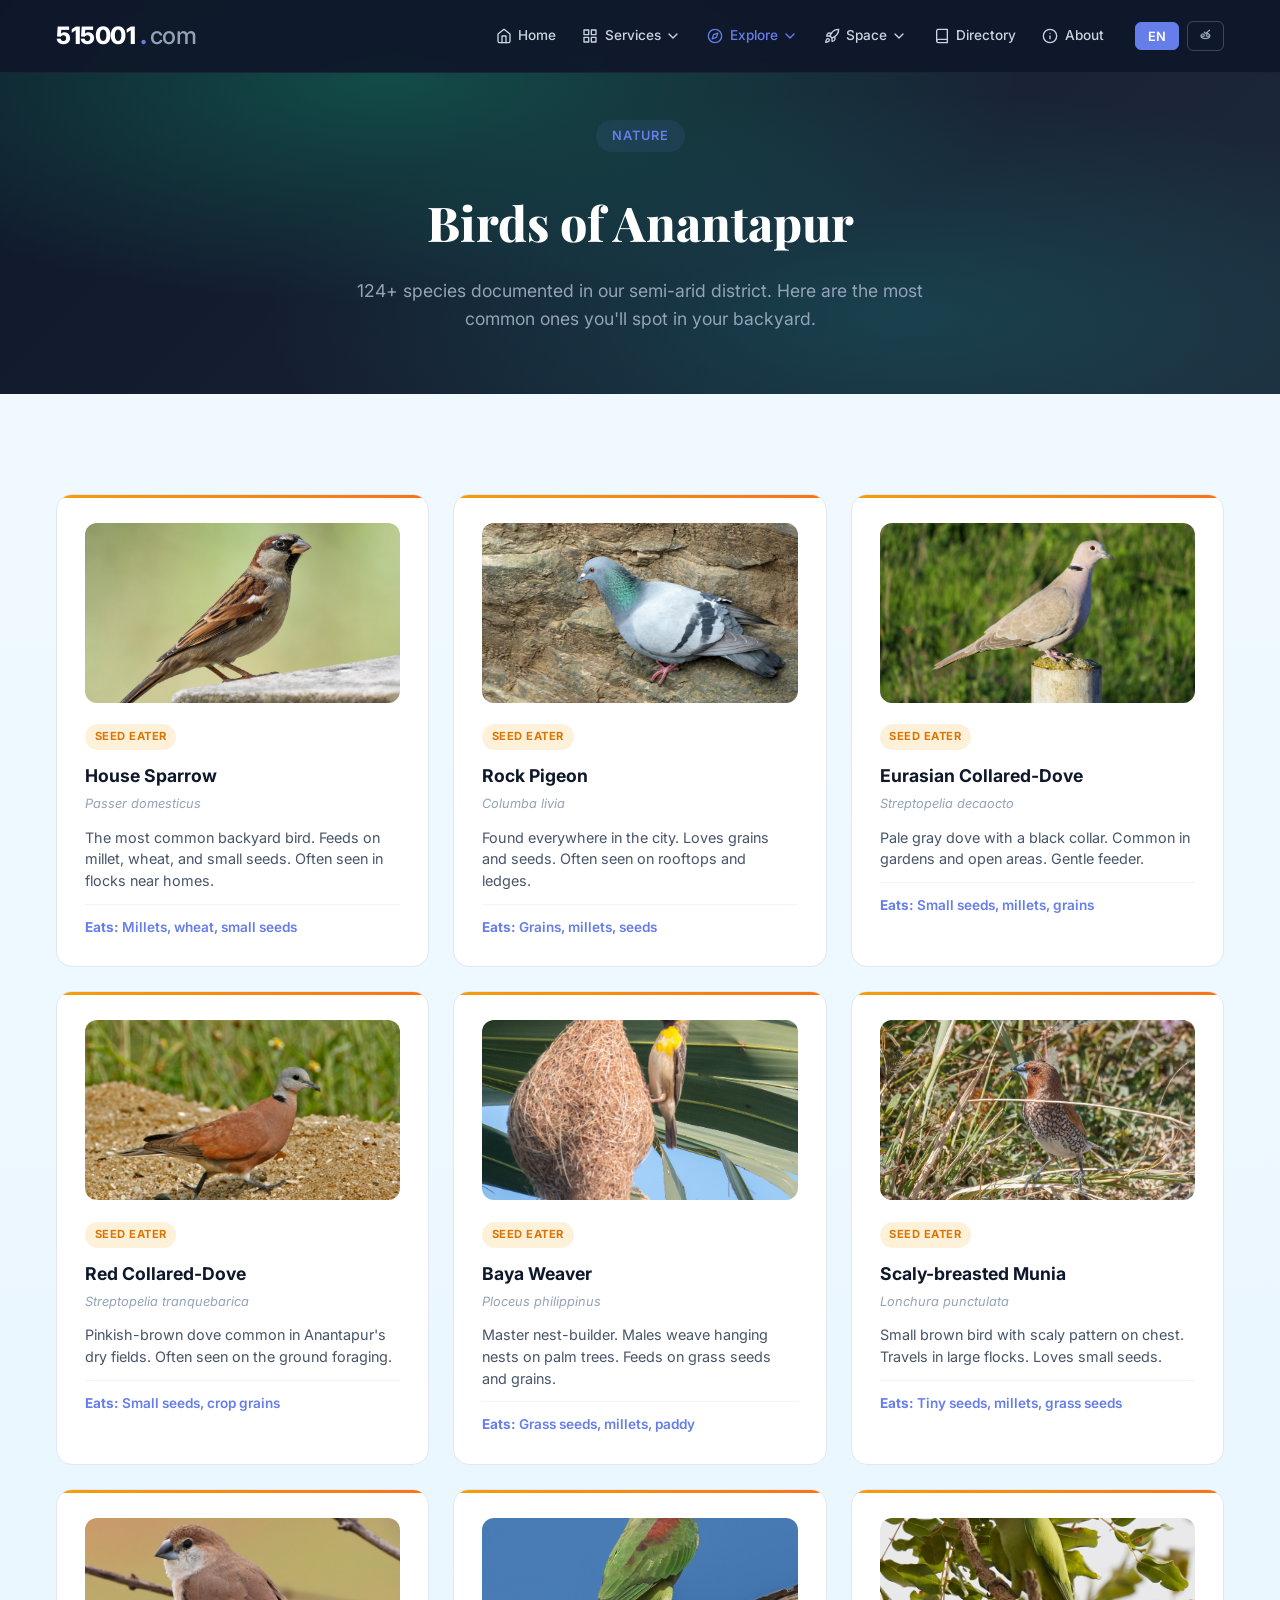
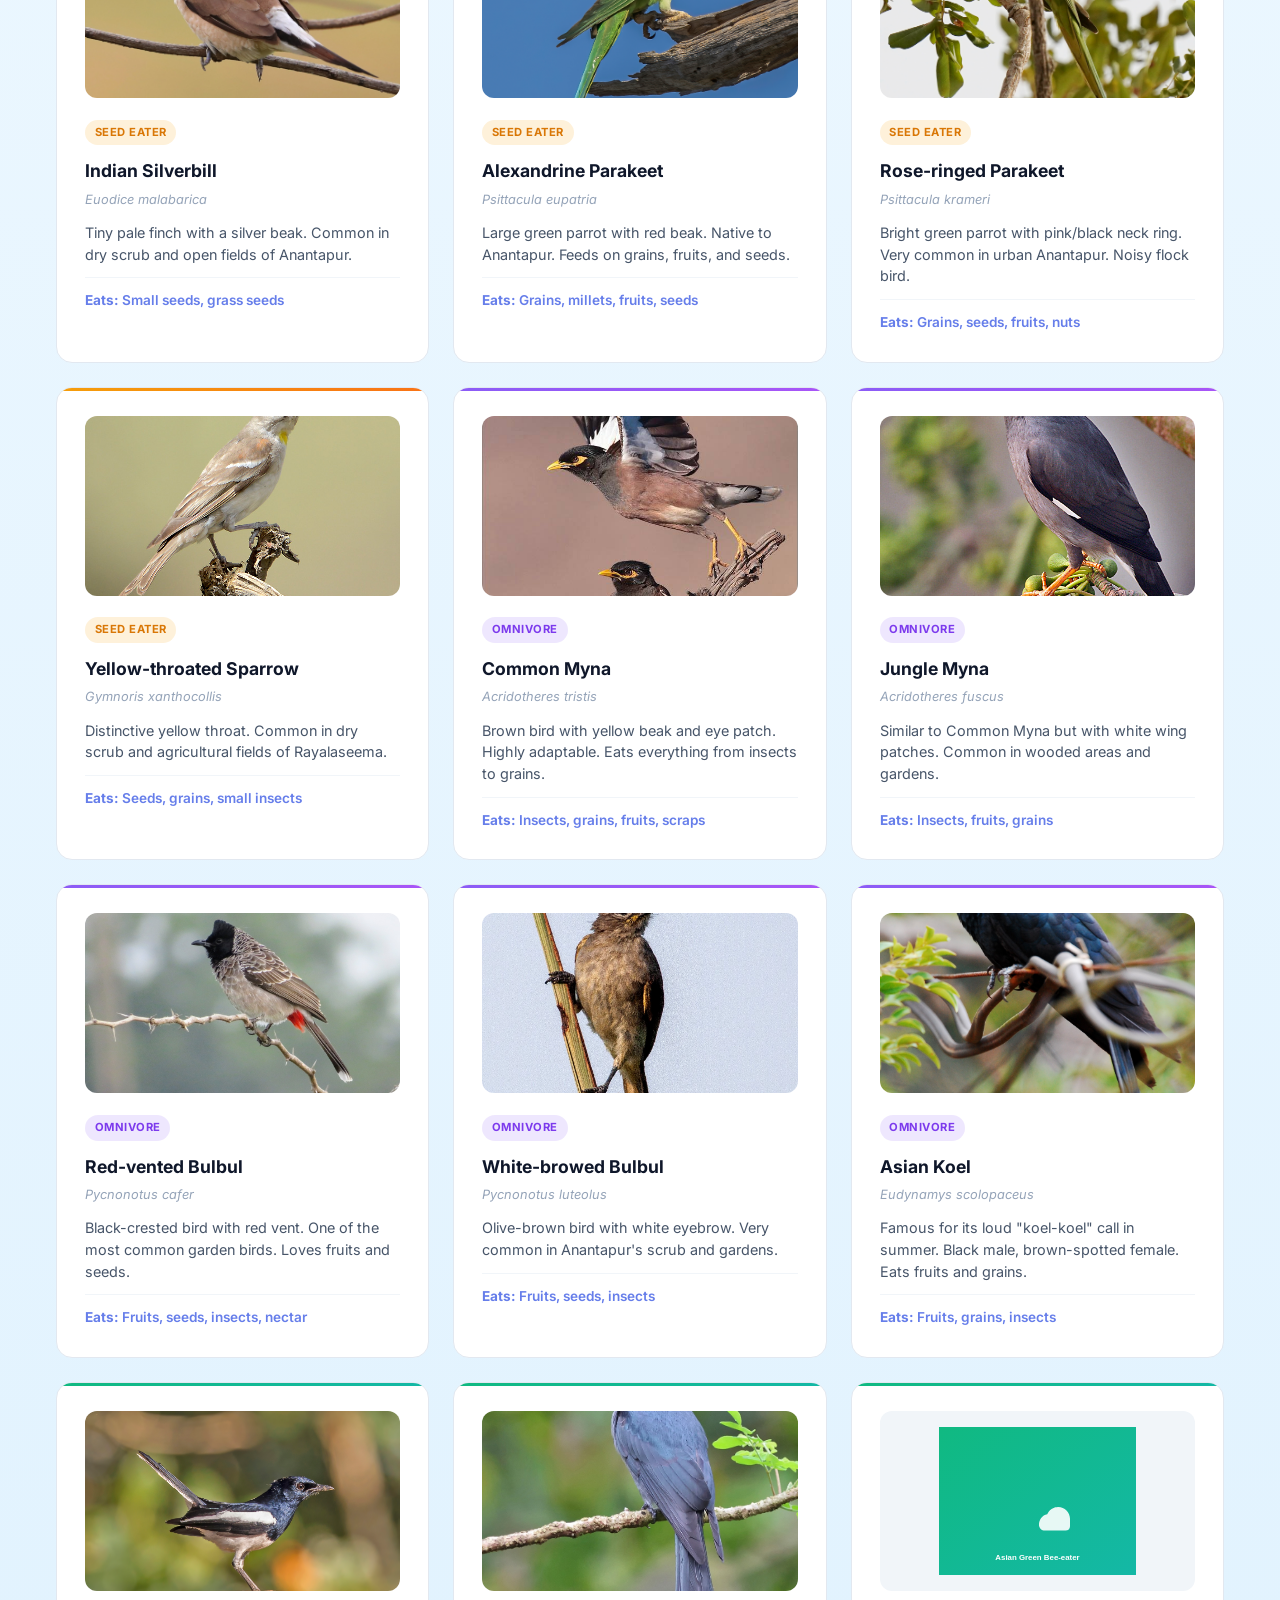
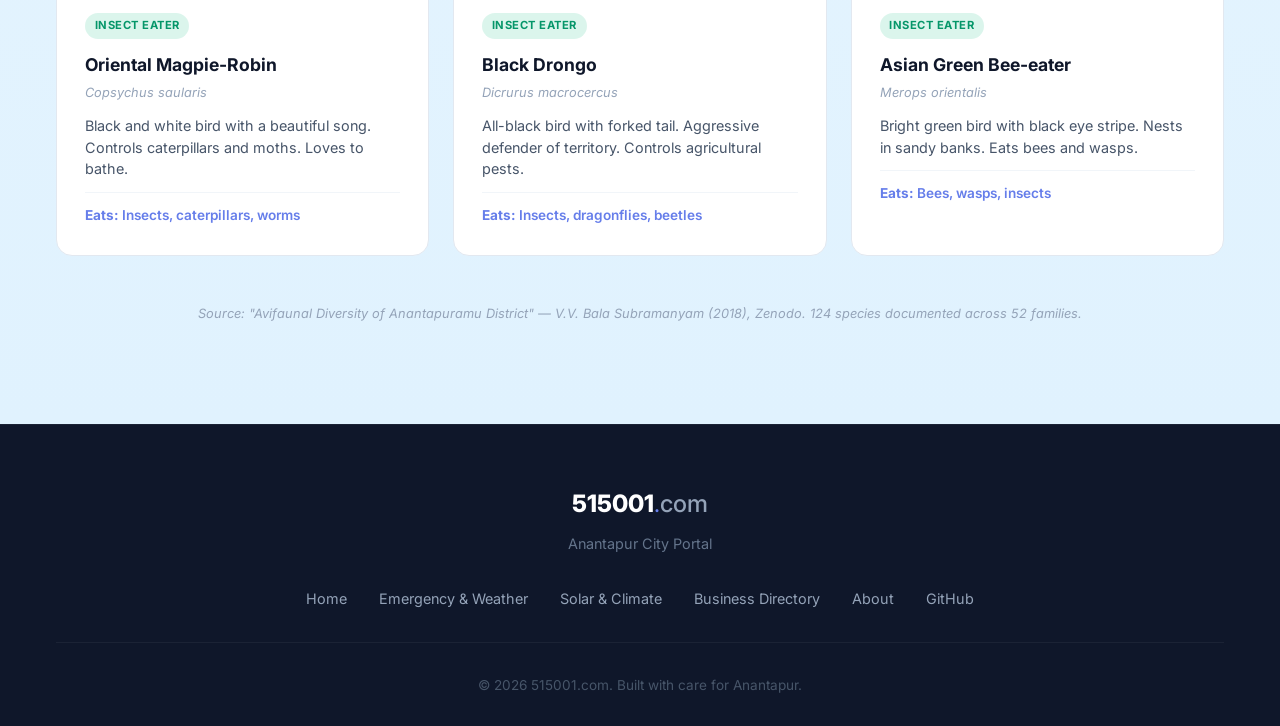
<file: birds.html>
<!DOCTYPE html>
<html lang="en">
<head>
    <meta charset="UTF-8">
    <meta name="viewport" content="width=device-width, initial-scale=1.0">
    <title>Birds of Anantapur — 515001.com</title>
    <meta name="description" content="124+ bird species documented in Anantapur district. Explore the most common birds with photos and feeding habits.">
    <link rel="preconnect" href="https://fonts.googleapis.com">
    <link rel="preconnect" href="https://fonts.gstatic.com" crossorigin>
    <link href="https://fonts.googleapis.com/css2?family=Inter:wght@300;400;500;600;700;800;900&family=Playfair+Display:wght@700;800;900&family=Noto+Sans+Telugu:wght@400;500;600;700&display=swap" rel="stylesheet">
    <link rel="stylesheet" href="css/style.css">
</head>
<body>
    <nav class="navbar">
        <div class="container nav-inner">
            <a href="/" class="nav-logo">
                <span class="logo-pin">515001</span>
                <span class="logo-dot">.</span>
                <span class="logo-com">com</span>
            </a>
            <ul class="nav-links">
                <li>
                    <a href="/">
                        <svg viewBox="0 0 24 24"><path d="M3 9l9-7 9 7v11a2 2 0 0 1-2 2H5a2 2 0 0 1-2-2z"/><polyline points="9 22 9 12 15 12 15 22"/></svg>
                        Home
                    </a>
                </li>
                <li class="nav-dropdown">
                    <a href="/#essentials" aria-haspopup="true">
                        <svg viewBox="0 0 24 24"><rect x="3" y="3" width="7" height="7"/><rect x="14" y="3" width="7" height="7"/><rect x="14" y="14" width="7" height="7"/><rect x="3" y="14" width="7" height="7"/></svg>
                        Services
                        <svg class="nav-caret" viewBox="0 0 24 24"><polyline points="6 9 12 15 18 9"/></svg>
                    </a>
                    <div class="dropdown-menu">
                        <a href="/#essentials"><svg viewBox="0 0 24 24"><path d="M12 2a7 7 0 0 0-7 7c0 5-2 6-2 6h18s-2-1-2-6a7 7 0 0 0-7-7z"/><path d="M10.3 21a1.94 1.94 0 0 0 3.4 0"/></svg>City Essentials</a>
                        <a href="/#map"><svg viewBox="0 0 24 24"><path d="M1 6v16h7v-9h8v9h7V6h-7v9h-8V6z"/></svg>City Map</a>
                    </div>
                </li>
                <li class="nav-dropdown">
                    <a href="birds.html" class="active" aria-haspopup="true">
                        <svg viewBox="0 0 24 24"><circle cx="12" cy="12" r="10"/><polygon points="16.24 7.76 14.12 14.12 7.76 16.24 9.88 9.88 16.24 7.76"/></svg>
                        Explore
                        <svg class="nav-caret" viewBox="0 0 24 24"><polyline points="6 9 12 15 18 9"/></svg>
                    </a>
                    <div class="dropdown-menu">
                        <a href="/#tech"><svg viewBox="0 0 24 24"><polygon points="13 2 3 14 12 14 11 22 21 10 12 10 13 2"/></svg>Smart City Tools</a>
                        <a href="birds.html" class="active"><svg viewBox="0 0 24 24"><path d="M20.24 12.24a6 6 0 0 0-8.49-8.49L5 10.5V19h8.5z"/><line x1="16" y1="8" x2="2" y2="22"/><line x1="17.5" y1="15" x2="9" y2="15"/></svg>Birds</a>
                        <a href="heritage.html"><svg viewBox="0 0 24 24"><path d="M3 22h18"/><path d="M6 18v-7"/><path d="M10 18v-7"/><path d="M14 18v-7"/><path d="M18 18v-7"/><path d="M4 11h16"/><path d="M12 2l9 5H3z"/></svg>Heritage</a>
                        <a href="agriculture.html"><svg viewBox="0 0 24 24"><path d="M12 22V12"/><path d="M12 12c0-3 2-6 5-6 0 3-2 6-5 6z"/><path d="M12 12c0-3-2-6-5-6 0 3 2 6 5 6z"/><path d="M12 8C12 5 10 3 7 3c0 3 2 5 5 5z"/></svg>Agriculture</a>
                        <a href="/#misc"><svg viewBox="0 0 24 24"><line x1="18" y1="20" x2="18" y2="10"/><line x1="12" y1="20" x2="12" y2="4"/><line x1="6" y1="20" x2="6" y2="14"/></svg>Stats &amp; Fun</a>
                    </div>
                </li>
                <li class="nav-dropdown">
                    <a href="iss.html" aria-haspopup="true">
                        <svg viewBox="0 0 24 24"><path d="M4.5 16.5c-1.5 1.26-2 5-2 5s3.74-.5 5-2c.71-.84.7-2.13-.09-2.91a2.18 2.18 0 0 0-2.91 0z"/><path d="M12 15l-3-3a22 22 0 0 1 2-3.95A12.88 12.88 0 0 1 22 2c0 2.72-.78 7.5-6 11a22.35 22.35 0 0 1-4 2z"/><path d="M9 12H4s.55-3.03 2-4c1.62-1.08 5 0 5 0"/><path d="M12 15v5s3.03-.55 4-2c1.08-1.62 0-5 0-5"/></svg>
                        Space
                        <svg class="nav-caret" viewBox="0 0 24 24"><polyline points="6 9 12 15 18 9"/></svg>
                    </a>
                    <div class="dropdown-menu">
                        <a href="iss.html"><svg viewBox="0 0 24 24"><path d="M13 7L6 14"/><path d="M15 3l6 6-4 4-6-6z"/><path d="M9 11l-4 4 4 4 4-4"/><circle cx="16.5" cy="16.5" r="3.5"/></svg>ISS Tracker</a>
                        <a href="moon.html"><svg viewBox="0 0 24 24"><path d="M21 12.79A9 9 0 1 1 11.21 3 7 7 0 0 0 21 12.79z"/></svg>Moon Phase</a>
                    </div>
                </li>
                <li>
                    <a href="directory.html">
                        <svg viewBox="0 0 24 24"><path d="M4 19.5A2.5 2.5 0 0 1 6.5 17H20"/><path d="M6.5 2H20v20H6.5A2.5 2.5 0 0 1 4 19.5v-15A2.5 2.5 0 0 1 6.5 2z"/></svg>
                        Directory
                    </a>
                </li>
                <li>
                    <a href="/#about">
                        <svg viewBox="0 0 24 24"><circle cx="12" cy="12" r="10"/><line x1="12" y1="16" x2="12" y2="12"/><line x1="12" y1="8" x2="12.01" y2="8"/></svg>
                        About
                    </a>
                </li>
                <li class="lang-toggle">
                    <button class="lang-btn active" data-lang="en">EN</button>
                    <button class="lang-btn" data-lang="te">త</button>
                </li>
            </ul>
            <button class="nav-toggle" id="navToggle" aria-label="Toggle menu">
                <span></span><span></span><span></span>
            </button>
        </div>
    </nav>

    <section class="birds-page-hero">
        <div class="container">
            <div class="birds-page-header">
                <span class="section-tag">Nature</span>
                <h1 class="birds-page-title">Birds of Anantapur</h1>
                <p class="birds-page-desc">124+ species documented in our semi-arid district. Here are the most common ones you'll spot in your backyard.</p>
            </div>
        </div>
    </section>

    <section class="birds-section">
        <div class="container">
            <div class="birds-grid">
                <!-- Granivores (Seed-eaters) -->
                <div class="bird-card granivore">
                    <img class="bird-img" src="images/birds/house-sparrow.jpg" alt="House Sparrow" loading="lazy">
                    <div class="bird-tag granivore-tag">Seed Eater</div>
                    <h4>House Sparrow</h4>
                    <p class="bird-scientific">Passer domesticus</p>
                    <p class="bird-desc">The most common backyard bird. Feeds on millet, wheat, and small seeds. Often seen in flocks near homes.</p>
                    <p class="bird-diet"><strong>Eats:</strong> Millets, wheat, small seeds</p>
                </div>

                <div class="bird-card granivore">
                    <img class="bird-img" src="images/birds/rock-pigeon.jpg" alt="Rock Pigeon" loading="lazy">
                    <div class="bird-tag granivore-tag">Seed Eater</div>
                    <h4>Rock Pigeon</h4>
                    <p class="bird-scientific">Columba livia</p>
                    <p class="bird-desc">Found everywhere in the city. Loves grains and seeds. Often seen on rooftops and ledges.</p>
                    <p class="bird-diet"><strong>Eats:</strong> Grains, millets, seeds</p>
                </div>

                <div class="bird-card granivore">
                    <img class="bird-img" src="images/birds/eurasian-collared-dove.jpg" alt="Eurasian Collared-Dove" loading="lazy">
                    <div class="bird-tag granivore-tag">Seed Eater</div>
                    <h4>Eurasian Collared-Dove</h4>
                    <p class="bird-scientific">Streptopelia decaocto</p>
                    <p class="bird-desc">Pale gray dove with a black collar. Common in gardens and open areas. Gentle feeder.</p>
                    <p class="bird-diet"><strong>Eats:</strong> Small seeds, millets, grains</p>
                </div>

                <div class="bird-card granivore">
                    <img class="bird-img" src="images/birds/red-collared-dove.jpg" alt="Red Collared-Dove" loading="lazy">
                    <div class="bird-tag granivore-tag">Seed Eater</div>
                    <h4>Red Collared-Dove</h4>
                    <p class="bird-scientific">Streptopelia tranquebarica</p>
                    <p class="bird-desc">Pinkish-brown dove common in Anantapur's dry fields. Often seen on the ground foraging.</p>
                    <p class="bird-diet"><strong>Eats:</strong> Small seeds, crop grains</p>
                </div>

                <div class="bird-card granivore">
                    <img class="bird-img" src="images/birds/baya-weaver.jpg" alt="Baya Weaver" loading="lazy">
                    <div class="bird-tag granivore-tag">Seed Eater</div>
                    <h4>Baya Weaver</h4>
                    <p class="bird-scientific">Ploceus philippinus</p>
                    <p class="bird-desc">Master nest-builder. Males weave hanging nests on palm trees. Feeds on grass seeds and grains.</p>
                    <p class="bird-diet"><strong>Eats:</strong> Grass seeds, millets, paddy</p>
                </div>

                <div class="bird-card granivore">
                    <img class="bird-img" src="images/birds/scaly-breasted-munia.jpg" alt="Scaly-breasted Munia" loading="lazy">
                    <div class="bird-tag granivore-tag">Seed Eater</div>
                    <h4>Scaly-breasted Munia</h4>
                    <p class="bird-scientific">Lonchura punctulata</p>
                    <p class="bird-desc">Small brown bird with scaly pattern on chest. Travels in large flocks. Loves small seeds.</p>
                    <p class="bird-diet"><strong>Eats:</strong> Tiny seeds, millets, grass seeds</p>
                </div>

                <div class="bird-card granivore">
                    <img class="bird-img" src="images/birds/indian-silverbill.jpg" alt="Indian Silverbill" loading="lazy">
                    <div class="bird-tag granivore-tag">Seed Eater</div>
                    <h4>Indian Silverbill</h4>
                    <p class="bird-scientific">Euodice malabarica</p>
                    <p class="bird-desc">Tiny pale finch with a silver beak. Common in dry scrub and open fields of Anantapur.</p>
                    <p class="bird-diet"><strong>Eats:</strong> Small seeds, grass seeds</p>
                </div>

                <div class="bird-card granivore">
                    <img class="bird-img" src="images/birds/alexandrine-parakeet.jpg" alt="Alexandrine Parakeet" loading="lazy">
                    <div class="bird-tag granivore-tag">Seed Eater</div>
                    <h4>Alexandrine Parakeet</h4>
                    <p class="bird-scientific">Psittacula eupatria</p>
                    <p class="bird-desc">Large green parrot with red beak. Native to Anantapur. Feeds on grains, fruits, and seeds.</p>
                    <p class="bird-diet"><strong>Eats:</strong> Grains, millets, fruits, seeds</p>
                </div>

                <div class="bird-card granivore">
                    <img class="bird-img" src="images/birds/rose-ringed-parakeet.jpg" alt="Rose-ringed Parakeet" loading="lazy">
                    <div class="bird-tag granivore-tag">Seed Eater</div>
                    <h4>Rose-ringed Parakeet</h4>
                    <p class="bird-scientific">Psittacula krameri</p>
                    <p class="bird-desc">Bright green parrot with pink/black neck ring. Very common in urban Anantapur. Noisy flock bird.</p>
                    <p class="bird-diet"><strong>Eats:</strong> Grains, seeds, fruits, nuts</p>
                </div>

                <div class="bird-card granivore">
                    <img class="bird-img" src="images/birds/yellow-throated-sparrow.jpg" alt="Yellow-throated Sparrow" loading="lazy">
                    <div class="bird-tag granivore-tag">Seed Eater</div>
                    <h4>Yellow-throated Sparrow</h4>
                    <p class="bird-scientific">Gymnoris xanthocollis</p>
                    <p class="bird-desc">Distinctive yellow throat. Common in dry scrub and agricultural fields of Rayalaseema.</p>
                    <p class="bird-diet"><strong>Eats:</strong> Seeds, grains, small insects</p>
                </div>

                <!-- Omnivores -->
                <div class="bird-card omnivore">
                    <img class="bird-img" src="images/birds/common-myna.jpg" alt="Common Myna" loading="lazy">
                    <div class="bird-tag omnivore-tag">Omnivore</div>
                    <h4>Common Myna</h4>
                    <p class="bird-scientific">Acridotheres tristis</p>
                    <p class="bird-desc">Brown bird with yellow beak and eye patch. Highly adaptable. Eats everything from insects to grains.</p>
                    <p class="bird-diet"><strong>Eats:</strong> Insects, grains, fruits, scraps</p>
                </div>

                <div class="bird-card omnivore">
                    <img class="bird-img" src="images/birds/jungle-myna.jpg" alt="Jungle Myna" loading="lazy">
                    <div class="bird-tag omnivore-tag">Omnivore</div>
                    <h4>Jungle Myna</h4>
                    <p class="bird-scientific">Acridotheres fuscus</p>
                    <p class="bird-desc">Similar to Common Myna but with white wing patches. Common in wooded areas and gardens.</p>
                    <p class="bird-diet"><strong>Eats:</strong> Insects, fruits, grains</p>
                </div>

                <div class="bird-card omnivore">
                    <img class="bird-img" src="images/birds/red-vented-bulbul.jpg" alt="Red-vented Bulbul" loading="lazy">
                    <div class="bird-tag omnivore-tag">Omnivore</div>
                    <h4>Red-vented Bulbul</h4>
                    <p class="bird-scientific">Pycnonotus cafer</p>
                    <p class="bird-desc">Black-crested bird with red vent. One of the most common garden birds. Loves fruits and seeds.</p>
                    <p class="bird-diet"><strong>Eats:</strong> Fruits, seeds, insects, nectar</p>
                </div>

                <div class="bird-card omnivore">
                    <img class="bird-img" src="images/birds/white-browed-bulbul.jpg" alt="White-browed Bulbul" loading="lazy">
                    <div class="bird-tag omnivore-tag">Omnivore</div>
                    <h4>White-browed Bulbul</h4>
                    <p class="bird-scientific">Pycnonotus luteolus</p>
                    <p class="bird-desc">Olive-brown bird with white eyebrow. Very common in Anantapur's scrub and gardens.</p>
                    <p class="bird-diet"><strong>Eats:</strong> Fruits, seeds, insects</p>
                </div>

                <div class="bird-card omnivore">
                    <img class="bird-img" src="images/birds/asian-koel.jpg" alt="Asian Koel" loading="lazy">
                    <div class="bird-tag omnivore-tag">Omnivore</div>
                    <h4>Asian Koel</h4>
                    <p class="bird-scientific">Eudynamys scolopaceus</p>
                    <p class="bird-desc">Famous for its loud "koel-koel" call in summer. Black male, brown-spotted female. Eats fruits and grains.</p>
                    <p class="bird-diet"><strong>Eats:</strong> Fruits, grains, insects</p>
                </div>

                <!-- Insectivores -->
                <div class="bird-card insectivore">
                    <img class="bird-img" src="images/birds/oriental-magpie-robin.jpg" alt="Oriental Magpie-Robin" loading="lazy">
                    <div class="bird-tag insectivore-tag">Insect Eater</div>
                    <h4>Oriental Magpie-Robin</h4>
                    <p class="bird-scientific">Copsychus saularis</p>
                    <p class="bird-desc">Black and white bird with a beautiful song. Controls caterpillars and moths. Loves to bathe.</p>
                    <p class="bird-diet"><strong>Eats:</strong> Insects, caterpillars, worms</p>
                </div>

                <div class="bird-card insectivore">
                    <img class="bird-img" src="images/birds/black-drongo.jpg" alt="Black Drongo" loading="lazy">
                    <div class="bird-tag insectivore-tag">Insect Eater</div>
                    <h4>Black Drongo</h4>
                    <p class="bird-scientific">Dicrurus macrocercus</p>
                    <p class="bird-desc">All-black bird with forked tail. Aggressive defender of territory. Controls agricultural pests.</p>
                    <p class="bird-diet"><strong>Eats:</strong> Insects, dragonflies, beetles</p>
                </div>

                <div class="bird-card insectivore">
                    <img class="bird-img" src="images/birds/asian-green-bee-eater.svg" alt="Asian Green Bee-eater" loading="lazy">
                    <div class="bird-tag insectivore-tag">Insect Eater</div>
                    <h4>Asian Green Bee-eater</h4>
                    <p class="bird-scientific">Merops orientalis</p>
                    <p class="bird-desc">Bright green bird with black eye stripe. Nests in sandy banks. Eats bees and wasps.</p>
                    <p class="bird-diet"><strong>Eats:</strong> Bees, wasps, insects</p>
                </div>
            </div>

            <p class="birds-source">Source: "Avifaunal Diversity of Anantapuramu District" — V.V. Bala Subramanyam (2018), Zenodo. 124 species documented across 52 families.</p>
        </div>
    </section>

    <footer>
        <div class="container footer-inner">
            <div class="footer-brand">
                <span class="logo-pin">515001</span><span class="logo-dot">.</span><span class="logo-com">com</span>
                <p>Anantapur City Portal</p>
            </div>
            <div class="footer-links">
                <a href="/">Home</a>
                <a href="/#essentials">Emergency & Weather</a>
                <a href="/#tech">Solar & Climate</a>
                <a href="directory.html">Business Directory</a>
                <a href="/#about">About</a>
                <a href="https://github.com/Sathvik6323/515001">GitHub</a>
            </div>
            <div class="footer-copy">
                <p>&copy; 2026 515001.com. Built with care for Anantapur.</p>
            </div>
        </div>
    </footer>

    <script src="js/main.js"></script>
</body>
</html>
</file>
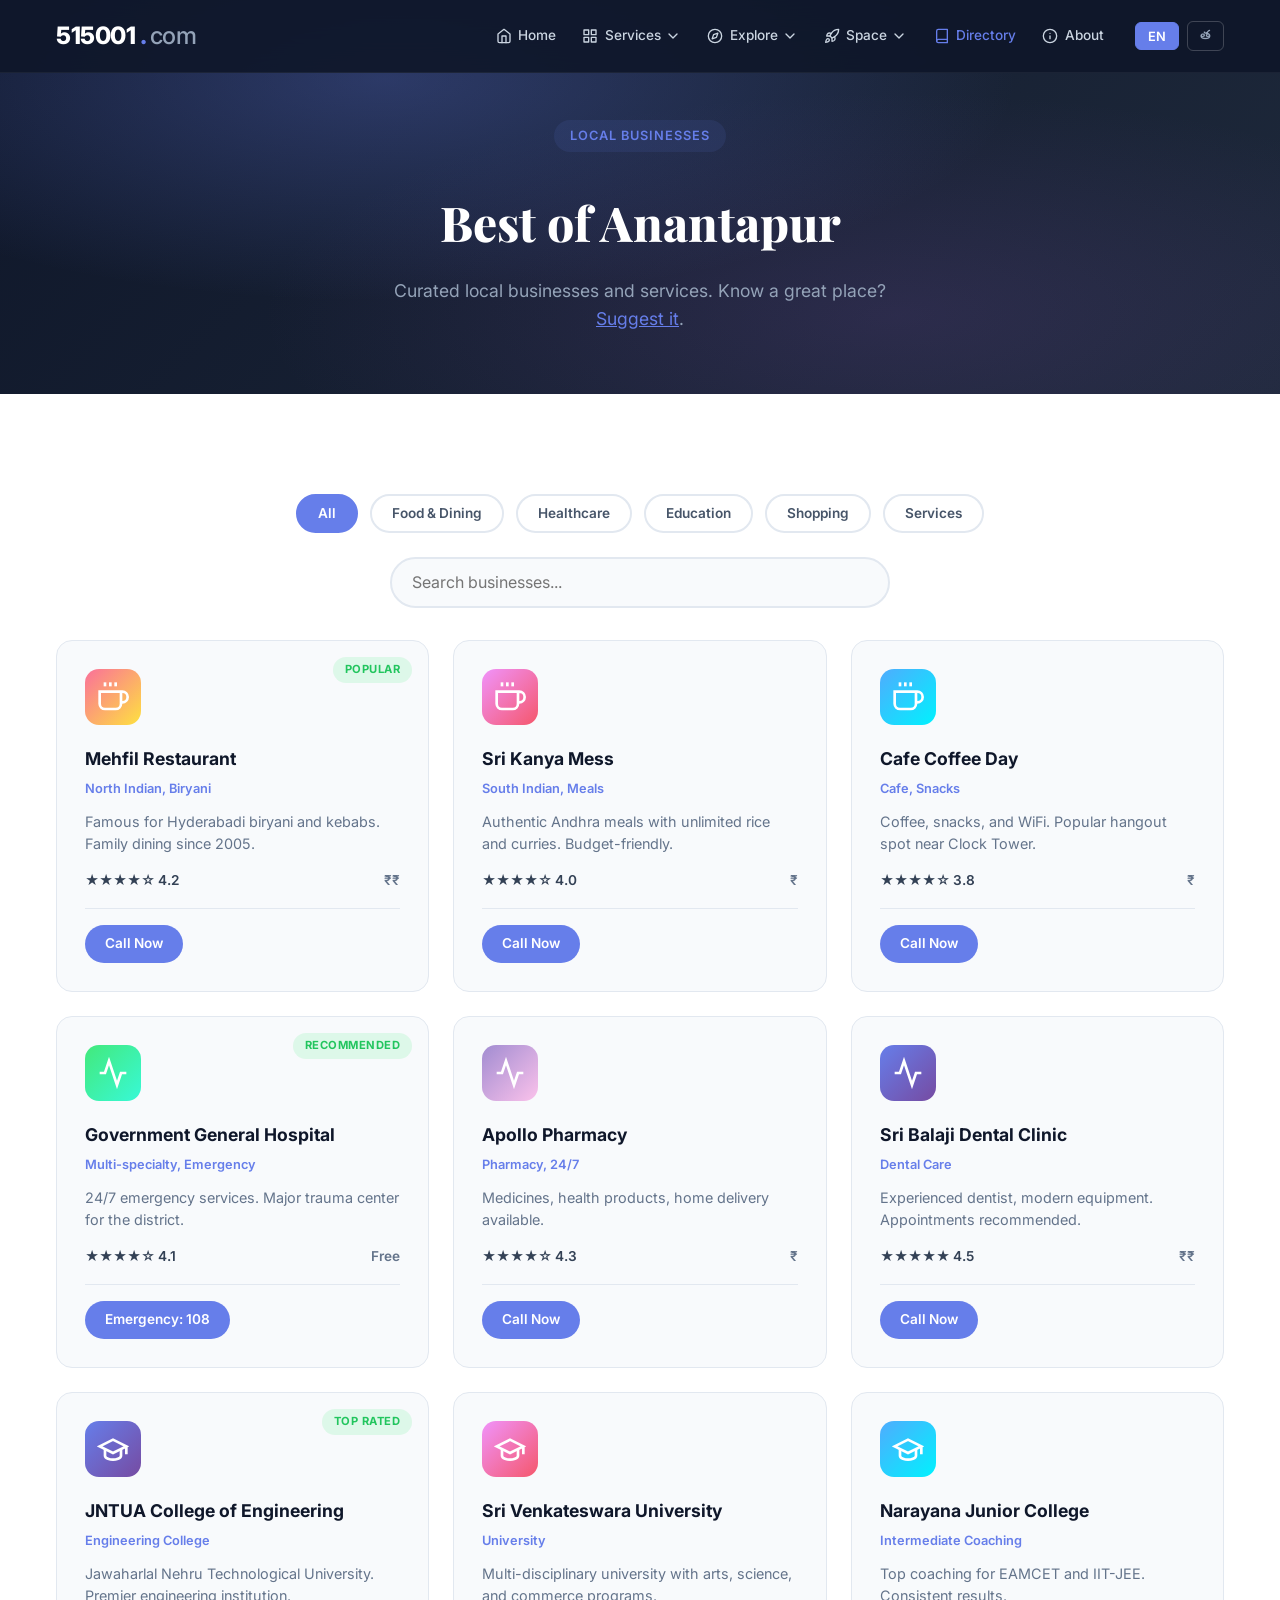
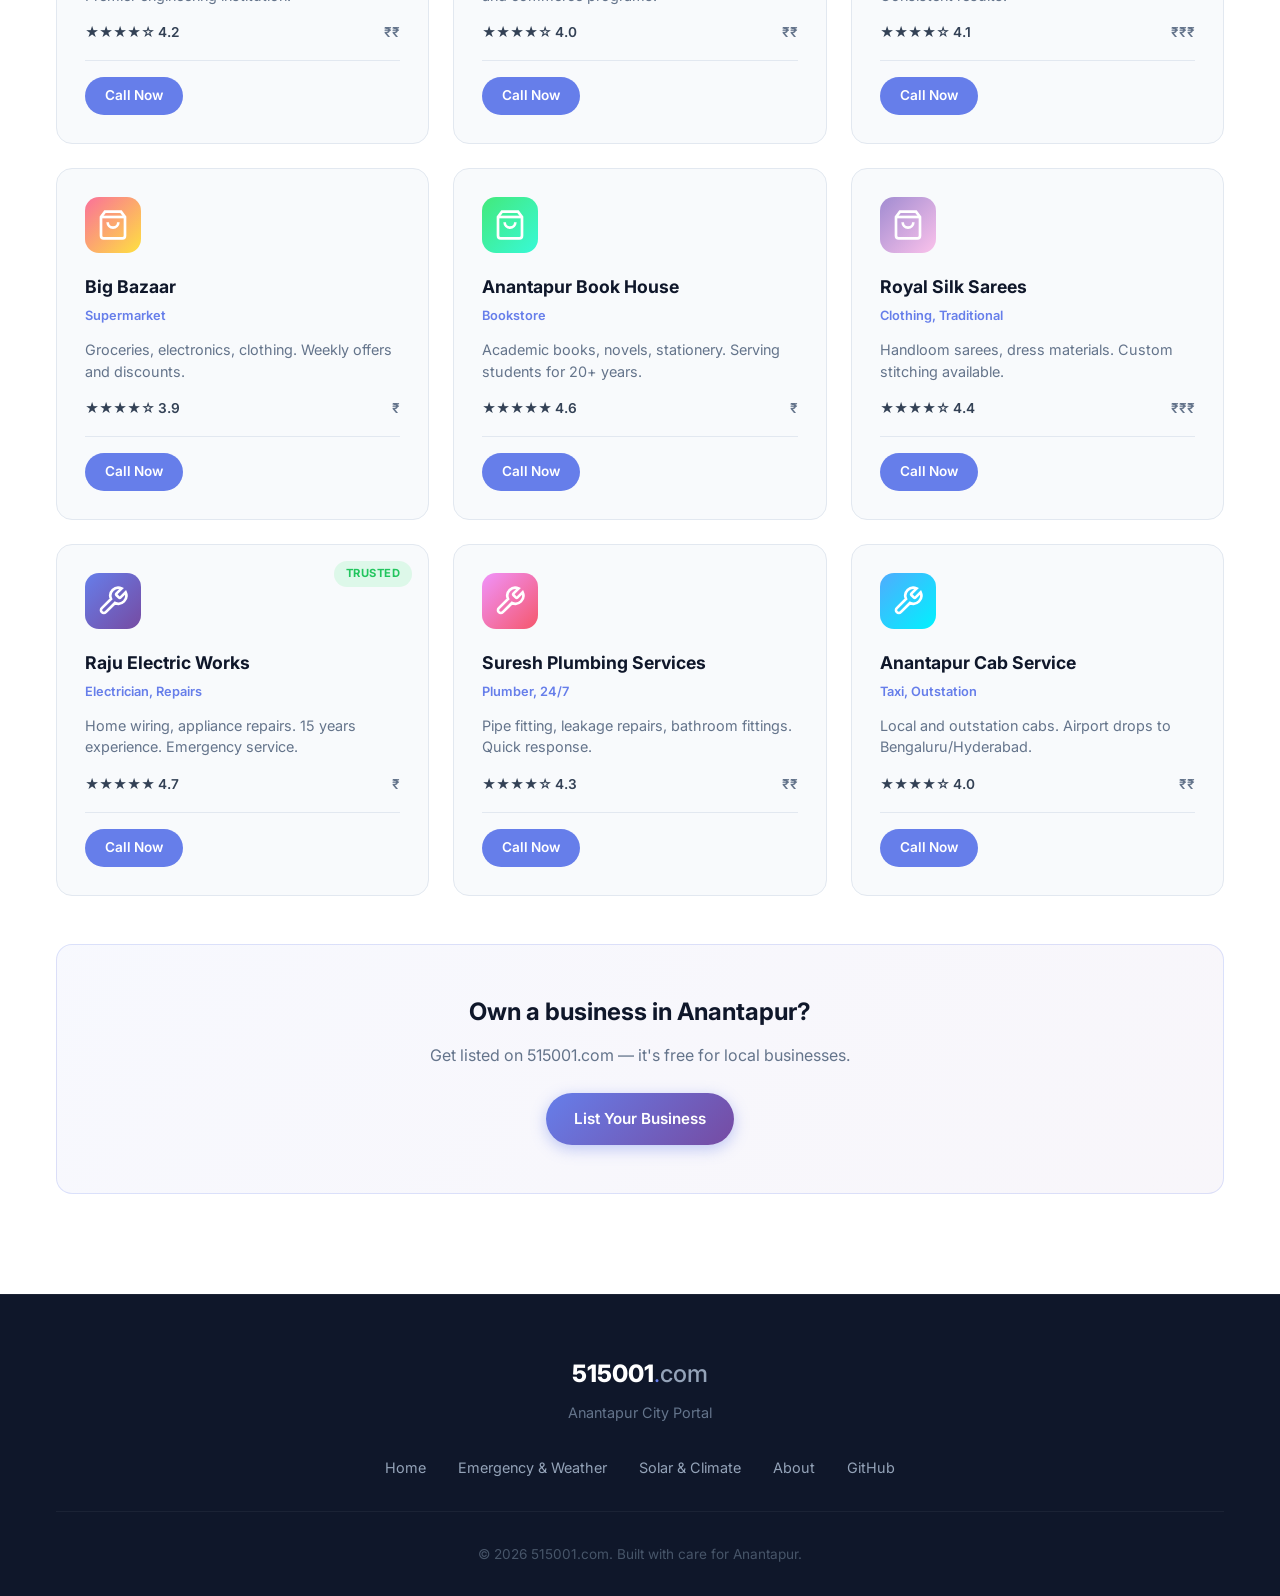
<file: directory.html>
<!DOCTYPE html>
<html lang="en">
<head>
    <meta charset="UTF-8">
    <meta name="viewport" content="width=device-width, initial-scale=1.0">
    <title>Business Directory — 515001.com</title>
    <meta name="description" content="Curated business directory for Anantapur city (515001) — restaurants, healthcare, education, shopping, services">
    <link rel="preconnect" href="https://fonts.googleapis.com">
    <link rel="preconnect" href="https://fonts.gstatic.com" crossorigin>
    <link href="https://fonts.googleapis.com/css2?family=Inter:wght@300;400;500;600;700;800;900&family=Playfair+Display:wght@700;800;900&family=Noto+Sans+Telugu:wght@400;500;600;700&display=swap" rel="stylesheet">
    <link rel="stylesheet" href="css/style.css">
</head>
<body>
    <nav class="navbar">
        <div class="container nav-inner">
            <a href="/" class="nav-logo">
                <span class="logo-pin">515001</span>
                <span class="logo-dot">.</span>
                <span class="logo-com">com</span>
            </a>
            <ul class="nav-links">
                <li>
                    <a href="/">
                        <svg viewBox="0 0 24 24"><path d="M3 9l9-7 9 7v11a2 2 0 0 1-2 2H5a2 2 0 0 1-2-2z"/><polyline points="9 22 9 12 15 12 15 22"/></svg>
                        Home
                    </a>
                </li>
                <li class="nav-dropdown">
                    <a href="/#essentials" aria-haspopup="true">
                        <svg viewBox="0 0 24 24"><rect x="3" y="3" width="7" height="7"/><rect x="14" y="3" width="7" height="7"/><rect x="14" y="14" width="7" height="7"/><rect x="3" y="14" width="7" height="7"/></svg>
                        Services
                        <svg class="nav-caret" viewBox="0 0 24 24"><polyline points="6 9 12 15 18 9"/></svg>
                    </a>
                    <div class="dropdown-menu">
                        <a href="/#essentials"><svg viewBox="0 0 24 24"><path d="M12 2a7 7 0 0 0-7 7c0 5-2 6-2 6h18s-2-1-2-6a7 7 0 0 0-7-7z"/><path d="M10.3 21a1.94 1.94 0 0 0 3.4 0"/></svg>City Essentials</a>
                        <a href="/#map"><svg viewBox="0 0 24 24"><path d="M1 6v16h7v-9h8v9h7V6h-7v9h-8V6z"/></svg>City Map</a>
                    </div>
                </li>
                <li class="nav-dropdown">
                    <a href="birds.html" aria-haspopup="true">
                        <svg viewBox="0 0 24 24"><circle cx="12" cy="12" r="10"/><polygon points="16.24 7.76 14.12 14.12 7.76 16.24 9.88 9.88 16.24 7.76"/></svg>
                        Explore
                        <svg class="nav-caret" viewBox="0 0 24 24"><polyline points="6 9 12 15 18 9"/></svg>
                    </a>
                    <div class="dropdown-menu">
                        <a href="/#tech"><svg viewBox="0 0 24 24"><polygon points="13 2 3 14 12 14 11 22 21 10 12 10 13 2"/></svg>Smart City Tools</a>
                        <a href="birds.html"><svg viewBox="0 0 24 24"><path d="M20.24 12.24a6 6 0 0 0-8.49-8.49L5 10.5V19h8.5z"/><line x1="16" y1="8" x2="2" y2="22"/><line x1="17.5" y1="15" x2="9" y2="15"/></svg>Birds</a>
                        <a href="heritage.html"><svg viewBox="0 0 24 24"><path d="M3 22h18"/><path d="M6 18v-7"/><path d="M10 18v-7"/><path d="M14 18v-7"/><path d="M18 18v-7"/><path d="M4 11h16"/><path d="M12 2l9 5H3z"/></svg>Heritage</a>
                        <a href="agriculture.html"><svg viewBox="0 0 24 24"><path d="M12 22V12"/><path d="M12 12c0-3 2-6 5-6 0 3-2 6-5 6z"/><path d="M12 12c0-3-2-6-5-6 0 3 2 6 5 6z"/><path d="M12 8C12 5 10 3 7 3c0 3 2 5 5 5z"/></svg>Agriculture</a>
                        <a href="/#misc"><svg viewBox="0 0 24 24"><line x1="18" y1="20" x2="18" y2="10"/><line x1="12" y1="20" x2="12" y2="4"/><line x1="6" y1="20" x2="6" y2="14"/></svg>Stats &amp; Fun</a>
                    </div>
                </li>
                <li class="nav-dropdown">
                    <a href="iss.html" aria-haspopup="true">
                        <svg viewBox="0 0 24 24"><path d="M4.5 16.5c-1.5 1.26-2 5-2 5s3.74-.5 5-2c.71-.84.7-2.13-.09-2.91a2.18 2.18 0 0 0-2.91 0z"/><path d="M12 15l-3-3a22 22 0 0 1 2-3.95A12.88 12.88 0 0 1 22 2c0 2.72-.78 7.5-6 11a22.35 22.35 0 0 1-4 2z"/><path d="M9 12H4s.55-3.03 2-4c1.62-1.08 5 0 5 0"/><path d="M12 15v5s3.03-.55 4-2c1.08-1.62 0-5 0-5"/></svg>
                        Space
                        <svg class="nav-caret" viewBox="0 0 24 24"><polyline points="6 9 12 15 18 9"/></svg>
                    </a>
                    <div class="dropdown-menu">
                        <a href="iss.html"><svg viewBox="0 0 24 24"><path d="M13 7L6 14"/><path d="M15 3l6 6-4 4-6-6z"/><path d="M9 11l-4 4 4 4 4-4"/><circle cx="16.5" cy="16.5" r="3.5"/></svg>ISS Tracker</a>
                        <a href="moon.html"><svg viewBox="0 0 24 24"><path d="M21 12.79A9 9 0 1 1 11.21 3 7 7 0 0 0 21 12.79z"/></svg>Moon Phase</a>
                    </div>
                </li>
                <li>
                    <a href="directory.html" class="active">
                        <svg viewBox="0 0 24 24"><path d="M4 19.5A2.5 2.5 0 0 1 6.5 17H20"/><path d="M6.5 2H20v20H6.5A2.5 2.5 0 0 1 4 19.5v-15A2.5 2.5 0 0 1 6.5 2z"/></svg>
                        Directory
                    </a>
                </li>
                <li>
                    <a href="/#about">
                        <svg viewBox="0 0 24 24"><circle cx="12" cy="12" r="10"/><line x1="12" y1="16" x2="12" y2="12"/><line x1="12" y1="8" x2="12.01" y2="8"/></svg>
                        About
                    </a>
                </li>
                <li class="lang-toggle">
                    <button class="lang-btn active" data-lang="en">EN</button>
                    <button class="lang-btn" data-lang="te">త</button>
                </li>
            </ul>
            <button class="nav-toggle" id="navToggle" aria-label="Toggle menu">
                <span></span><span></span><span></span>
            </button>
        </div>
    </nav>

    <section class="directory-page-hero">
        <div class="container">
            <div class="directory-page-header">
                <span class="section-tag">Local Businesses</span>
                <h1 class="directory-page-title">Best of Anantapur</h1>
                <p class="directory-page-desc">Curated local businesses and services. Know a great place? <a href="/#contact" style="color: var(--primary);">Suggest it</a>.</p>
            </div>
        </div>
    </section>

    <section class="directory" id="directory">
        <div class="container">
            <!-- Category Filters -->
            <div class="directory-filters">
                <button class="filter-btn active" data-category="all">All</button>
                <button class="filter-btn" data-category="food">Food & Dining</button>
                <button class="filter-btn" data-category="health">Healthcare</button>
                <button class="filter-btn" data-category="education">Education</button>
                <button class="filter-btn" data-category="shopping">Shopping</button>
                <button class="filter-btn" data-category="services">Services</button>
            </div>

            <!-- Search -->
            <div class="directory-search">
                <input type="text" id="businessSearch" placeholder="Search businesses...">
            </div>

            <!-- Business Grid -->
            <div class="business-grid" id="businessGrid">
                <!-- Food & Dining -->
                <div class="business-card" data-category="food">
                    <div class="business-badge">Popular</div>
                    <div class="business-icon" style="background: linear-gradient(135deg, #fa709a, #fee140);">
                        <svg width="32" height="32" viewBox="0 0 24 24" fill="none" stroke="white" stroke-width="2"><path d="M18 8h1a4 4 0 010 8h-1M2 8h16v9a4 4 0 01-4 4H6a4 4 0 01-4-4V8z"/><line x1="6" y1="1" x2="6" y2="4"/><line x1="10" y1="1" x2="10" y2="4"/><line x1="14" y1="1" x2="14" y2="4"/></svg>
                    </div>
                    <h4>Mehfil Restaurant</h4>
                    <p class="business-category">North Indian, Biryani</p>
                    <p class="business-desc">Famous for Hyderabadi biryani and kebabs. Family dining since 2005.</p>
                    <div class="business-meta">
                        <span class="business-rating">★★★★☆ 4.2</span>
                        <span class="business-price">₹₹</span>
                    </div>
                    <a href="tel:+919876543210" class="business-contact">Call Now</a>
                </div>

                <div class="business-card" data-category="food">
                    <div class="business-icon" style="background: linear-gradient(135deg, #f093fb, #f5576c);">
                        <svg width="32" height="32" viewBox="0 0 24 24" fill="none" stroke="white" stroke-width="2"><path d="M18 8h1a4 4 0 010 8h-1M2 8h16v9a4 4 0 01-4 4H6a4 4 0 01-4-4V8z"/><line x1="6" y1="1" x2="6" y2="4"/><line x1="10" y1="1" x2="10" y2="4"/><line x1="14" y1="1" x2="14" y2="4"/></svg>
                    </div>
                    <h4>Sri Kanya Mess</h4>
                    <p class="business-category">South Indian, Meals</p>
                    <p class="business-desc">Authentic Andhra meals with unlimited rice and curries. Budget-friendly.</p>
                    <div class="business-meta">
                        <span class="business-rating">★★★★☆ 4.0</span>
                        <span class="business-price">₹</span>
                    </div>
                    <a href="tel:+919876543211" class="business-contact">Call Now</a>
                </div>

                <div class="business-card" data-category="food">
                    <div class="business-icon" style="background: linear-gradient(135deg, #4facfe, #00f2fe);">
                        <svg width="32" height="32" viewBox="0 0 24 24" fill="none" stroke="white" stroke-width="2"><path d="M18 8h1a4 4 0 010 8h-1M2 8h16v9a4 4 0 01-4 4H6a4 4 0 01-4-4V8z"/><line x1="6" y1="1" x2="6" y2="4"/><line x1="10" y1="1" x2="10" y2="4"/><line x1="14" y1="1" x2="14" y2="4"/></svg>
                    </div>
                    <h4>Cafe Coffee Day</h4>
                    <p class="business-category">Cafe, Snacks</p>
                    <p class="business-desc">Coffee, snacks, and WiFi. Popular hangout spot near Clock Tower.</p>
                    <div class="business-meta">
                        <span class="business-rating">★★★★☆ 3.8</span>
                        <span class="business-price">₹</span>
                    </div>
                    <a href="tel:+919876543212" class="business-contact">Call Now</a>
                </div>

                <!-- Healthcare -->
                <div class="business-card" data-category="health">
                    <div class="business-badge">Recommended</div>
                    <div class="business-icon" style="background: linear-gradient(135deg, #43e97b, #38f9d7);">
                        <svg width="32" height="32" viewBox="0 0 24 24" fill="none" stroke="white" stroke-width="2"><path d="M22 12h-4l-3 9L9 3l-3 9H2"/></svg>
                    </div>
                    <h4>Government General Hospital</h4>
                    <p class="business-category">Multi-specialty, Emergency</p>
                    <p class="business-desc">24/7 emergency services. Major trauma center for the district.</p>
                    <div class="business-meta">
                        <span class="business-rating">★★★★☆ 4.1</span>
                        <span class="business-price">Free</span>
                    </div>
                    <a href="tel:108" class="business-contact">Emergency: 108</a>
                </div>

                <div class="business-card" data-category="health">
                    <div class="business-icon" style="background: linear-gradient(135deg, #a18cd1, #fbc2eb);">
                        <svg width="32" height="32" viewBox="0 0 24 24" fill="none" stroke="white" stroke-width="2"><path d="M22 12h-4l-3 9L9 3l-3 9H2"/></svg>
                    </div>
                    <h4>Apollo Pharmacy</h4>
                    <p class="business-category">Pharmacy, 24/7</p>
                    <p class="business-desc">Medicines, health products, home delivery available.</p>
                    <div class="business-meta">
                        <span class="business-rating">★★★★☆ 4.3</span>
                        <span class="business-price">₹</span>
                    </div>
                    <a href="tel:+919876543213" class="business-contact">Call Now</a>
                </div>

                <div class="business-card" data-category="health">
                    <div class="business-icon" style="background: linear-gradient(135deg, #667eea, #764ba2);">
                        <svg width="32" height="32" viewBox="0 0 24 24" fill="none" stroke="white" stroke-width="2"><path d="M22 12h-4l-3 9L9 3l-3 9H2"/></svg>
                    </div>
                    <h4>Sri Balaji Dental Clinic</h4>
                    <p class="business-category">Dental Care</p>
                    <p class="business-desc">Experienced dentist, modern equipment. Appointments recommended.</p>
                    <div class="business-meta">
                        <span class="business-rating">★★★★★ 4.5</span>
                        <span class="business-price">₹₹</span>
                    </div>
                    <a href="tel:+919876543214" class="business-contact">Call Now</a>
                </div>

                <!-- Education -->
                <div class="business-card" data-category="education">
                    <div class="business-badge">Top Rated</div>
                    <div class="business-icon" style="background: linear-gradient(135deg, #667eea, #764ba2);">
                        <svg width="32" height="32" viewBox="0 0 24 24" fill="none" stroke="white" stroke-width="2"><path d="M22 10v6M2 10l10-5 10 5-10 5z"/><path d="M6 12v5c0 2 4 3 6 3s6-1 6-3v-5"/></svg>
                    </div>
                    <h4>JNTUA College of Engineering</h4>
                    <p class="business-category">Engineering College</p>
                    <p class="business-desc">Jawaharlal Nehru Technological University. Premier engineering institution.</p>
                    <div class="business-meta">
                        <span class="business-rating">★★★★☆ 4.2</span>
                        <span class="business-price">₹₹</span>
                    </div>
                    <a href="tel:+918554252000" class="business-contact">Call Now</a>
                </div>

                <div class="business-card" data-category="education">
                    <div class="business-icon" style="background: linear-gradient(135deg, #f093fb, #f5576c);">
                        <svg width="32" height="32" viewBox="0 0 24 24" fill="none" stroke="white" stroke-width="2"><path d="M22 10v6M2 10l10-5 10 5-10 5z"/><path d="M6 12v5c0 2 4 3 6 3s6-1 6-3v-5"/></svg>
                    </div>
                    <h4>Sri Venkateswara University</h4>
                    <p class="business-category">University</p>
                    <p class="business-desc">Multi-disciplinary university with arts, science, and commerce programs.</p>
                    <div class="business-meta">
                        <span class="business-rating">★★★★☆ 4.0</span>
                        <span class="business-price">₹₹</span>
                    </div>
                    <a href="tel:+918554252001" class="business-contact">Call Now</a>
                </div>

                <div class="business-card" data-category="education">
                    <div class="business-icon" style="background: linear-gradient(135deg, #4facfe, #00f2fe);">
                        <svg width="32" height="32" viewBox="0 0 24 24" fill="none" stroke="white" stroke-width="2"><path d="M22 10v6M2 10l10-5 10 5-10 5z"/><path d="M6 12v5c0 2 4 3 6 3s6-1 6-3v-5"/></svg>
                    </div>
                    <h4>Narayana Junior College</h4>
                    <p class="business-category">Intermediate Coaching</p>
                    <p class="business-desc">Top coaching for EAMCET and IIT-JEE. Consistent results.</p>
                    <div class="business-meta">
                        <span class="business-rating">★★★★☆ 4.1</span>
                        <span class="business-price">₹₹₹</span>
                    </div>
                    <a href="tel:+919876543215" class="business-contact">Call Now</a>
                </div>

                <!-- Shopping -->
                <div class="business-card" data-category="shopping">
                    <div class="business-icon" style="background: linear-gradient(135deg, #fa709a, #fee140);">
                        <svg width="32" height="32" viewBox="0 0 24 24" fill="none" stroke="white" stroke-width="2"><path d="M6 2L3 6v14a2 2 0 002 2h14a2 2 0 002-2V6l-3-4z"/><line x1="3" y1="6" x2="21" y2="6"/><path d="M16 10a4 4 0 01-8 0"/></svg>
                    </div>
                    <h4>Big Bazaar</h4>
                    <p class="business-category">Supermarket</p>
                    <p class="business-desc">Groceries, electronics, clothing. Weekly offers and discounts.</p>
                    <div class="business-meta">
                        <span class="business-rating">★★★★☆ 3.9</span>
                        <span class="business-price">₹</span>
                    </div>
                    <a href="tel:+919876543216" class="business-contact">Call Now</a>
                </div>

                <div class="business-card" data-category="shopping">
                    <div class="business-icon" style="background: linear-gradient(135deg, #43e97b, #38f9d7);">
                        <svg width="32" height="32" viewBox="0 0 24 24" fill="none" stroke="white" stroke-width="2"><path d="M6 2L3 6v14a2 2 0 002 2h14a2 2 0 002-2V6l-3-4z"/><line x1="3" y1="6" x2="21" y2="6"/><path d="M16 10a4 4 0 01-8 0"/></svg>
                    </div>
                    <h4>Anantapur Book House</h4>
                    <p class="business-category">Bookstore</p>
                    <p class="business-desc">Academic books, novels, stationery. Serving students for 20+ years.</p>
                    <div class="business-meta">
                        <span class="business-rating">★★★★★ 4.6</span>
                        <span class="business-price">₹</span>
                    </div>
                    <a href="tel:+919876543217" class="business-contact">Call Now</a>
                </div>

                <div class="business-card" data-category="shopping">
                    <div class="business-icon" style="background: linear-gradient(135deg, #a18cd1, #fbc2eb);">
                        <svg width="32" height="32" viewBox="0 0 24 24" fill="none" stroke="white" stroke-width="2"><path d="M6 2L3 6v14a2 2 0 002 2h14a2 2 0 002-2V6l-3-4z"/><line x1="3" y1="6" x2="21" y2="6"/><path d="M16 10a4 4 0 01-8 0"/></svg>
                    </div>
                    <h4>Royal Silk Sarees</h4>
                    <p class="business-category">Clothing, Traditional</p>
                    <p class="business-desc">Handloom sarees, dress materials. Custom stitching available.</p>
                    <div class="business-meta">
                        <span class="business-rating">★★★★☆ 4.4</span>
                        <span class="business-price">₹₹₹</span>
                    </div>
                    <a href="tel:+919876543218" class="business-contact">Call Now</a>
                </div>

                <!-- Services -->
                <div class="business-card" data-category="services">
                    <div class="business-badge">Trusted</div>
                    <div class="business-icon" style="background: linear-gradient(135deg, #667eea, #764ba2);">
                        <svg width="32" height="32" viewBox="0 0 24 24" fill="none" stroke="white" stroke-width="2"><path d="M14.7 6.3a1 1 0 000 1.4l1.6 1.6a1 1 0 001.4 0l3.77-3.77a6 6 0 01-7.94 7.94l-6.91 6.91a2.12 2.12 0 01-3-3l6.91-6.91a6 6 0 017.94-7.94l-3.76 3.76z"/></svg>
                    </div>
                    <h4>Raju Electric Works</h4>
                    <p class="business-category">Electrician, Repairs</p>
                    <p class="business-desc">Home wiring, appliance repairs. 15 years experience. Emergency service.</p>
                    <div class="business-meta">
                        <span class="business-rating">★★★★★ 4.7</span>
                        <span class="business-price">₹</span>
                    </div>
                    <a href="tel:+919876543219" class="business-contact">Call Now</a>
                </div>

                <div class="business-card" data-category="services">
                    <div class="business-icon" style="background: linear-gradient(135deg, #f093fb, #f5576c);">
                        <svg width="32" height="32" viewBox="0 0 24 24" fill="none" stroke="white" stroke-width="2"><path d="M14.7 6.3a1 1 0 000 1.4l1.6 1.6a1 1 0 001.4 0l3.77-3.77a6 6 0 01-7.94 7.94l-6.91 6.91a2.12 2.12 0 01-3-3l6.91-6.91a6 6 0 017.94-7.94l-3.76 3.76z"/></svg>
                    </div>
                    <h4>Suresh Plumbing Services</h4>
                    <p class="business-category">Plumber, 24/7</p>
                    <p class="business-desc">Pipe fitting, leakage repairs, bathroom fittings. Quick response.</p>
                    <div class="business-meta">
                        <span class="business-rating">★★★★☆ 4.3</span>
                        <span class="business-price">₹₹</span>
                    </div>
                    <a href="tel:+919876543220" class="business-contact">Call Now</a>
                </div>

                <div class="business-card" data-category="services">
                    <div class="business-icon" style="background: linear-gradient(135deg, #4facfe, #00f2fe);">
                        <svg width="32" height="32" viewBox="0 0 24 24" fill="none" stroke="white" stroke-width="2"><path d="M14.7 6.3a1 1 0 000 1.4l1.6 1.6a1 1 0 001.4 0l3.77-3.77a6 6 0 01-7.94 7.94l-6.91 6.91a2.12 2.12 0 01-3-3l6.91-6.91a6 6 0 017.94-7.94l-3.76 3.76z"/></svg>
                    </div>
                    <h4>Anantapur Cab Service</h4>
                    <p class="business-category">Taxi, Outstation</p>
                    <p class="business-desc">Local and outstation cabs. Airport drops to Bengaluru/Hyderabad.</p>
                    <div class="business-meta">
                        <span class="business-rating">★★★★☆ 4.0</span>
                        <span class="business-price">₹₹</span>
                    </div>
                    <a href="tel:+919876543221" class="business-contact">Call Now</a>
                </div>
            </div>

            <!-- Add Business CTA -->
            <div class="directory-cta">
                <h3>Own a business in Anantapur?</h3>
                <p>Get listed on 515001.com — it's free for local businesses.</p>
                <a href="/#contact" class="btn btn-primary">List Your Business</a>
            </div>
        </div>
    </section>

    <footer>
        <div class="container footer-inner">
            <div class="footer-brand">
                <span class="logo-pin">515001</span><span class="logo-dot">.</span><span class="logo-com">com</span>
                <p>Anantapur City Portal</p>
            </div>
            <div class="footer-links">
                <a href="/">Home</a>
                <a href="/#essentials">Emergency & Weather</a>
                <a href="/#tech">Solar & Climate</a>
                <a href="/#about">About</a>
                <a href="https://github.com/Sathvik6323/515001">GitHub</a>
            </div>
            <div class="footer-copy">
                <p>&copy; 2026 515001.com. Built with care for Anantapur.</p>
            </div>
        </div>
    </footer>

    <script src="js/main.js"></script>
</body>
</html>
</file>
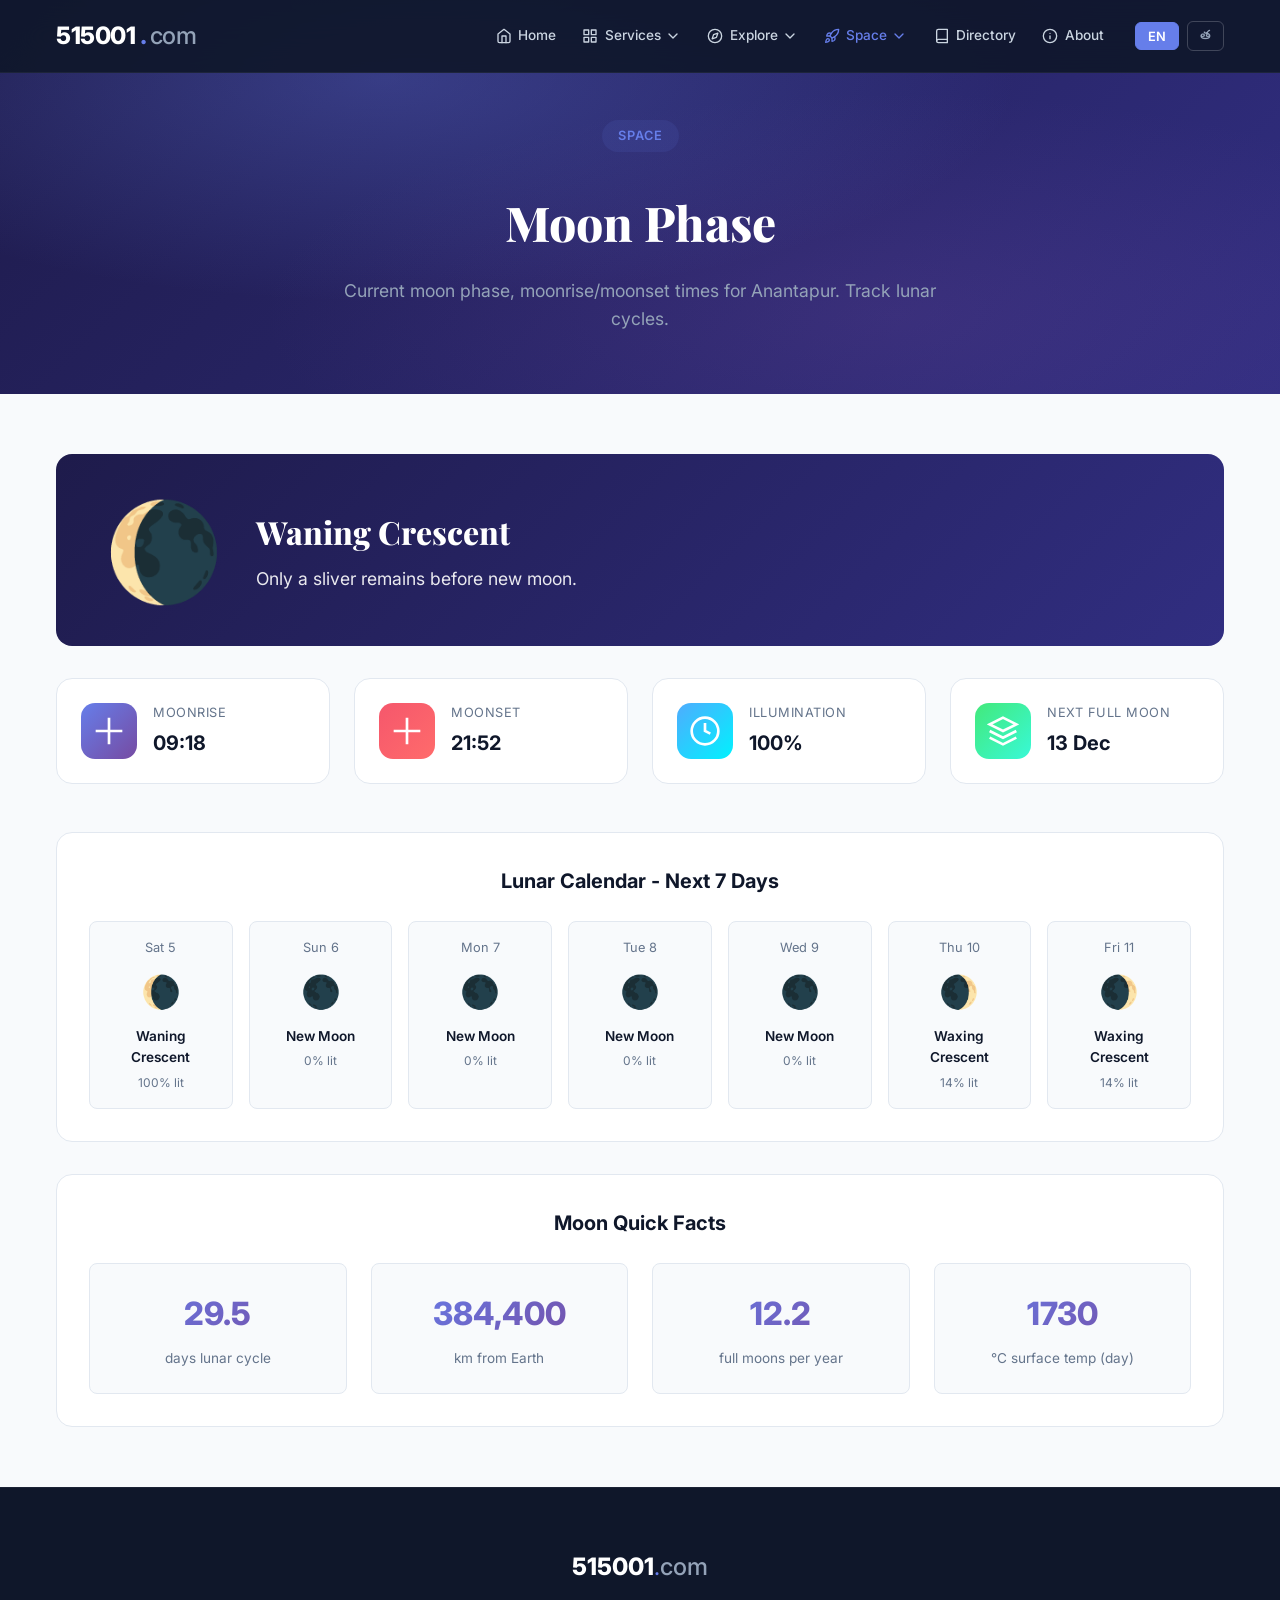
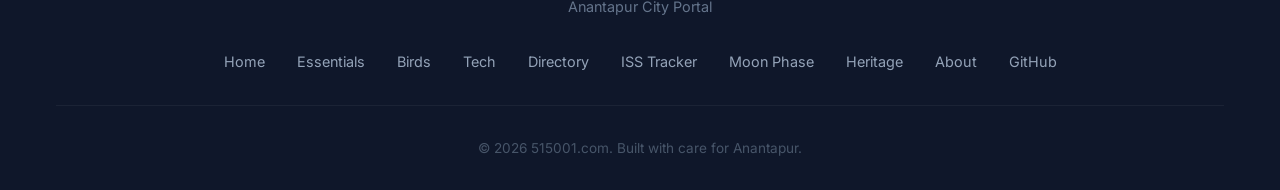
<file: moon.html>
<!DOCTYPE html>
<html lang="en">
<head>
    <meta charset="UTF-8">
    <meta name="viewport" content="width=device-width, initial-scale=1.0">
    <title>Moon Phase — 515001.com</title>
    <meta name="description" content="Current moon phase, moonrise/moonset times for Anantapur. Track lunar cycles.">
    <link rel="preconnect" href="https://fonts.googleapis.com">
    <link rel="preconnect" href="https://fonts.gstatic.com" crossorigin>
    <link href="https://fonts.googleapis.com/css2?family=Inter:wght@300;400;500;600;700;800;900&family=Playfair+Display:wght@700;800;900&family=Noto+Sans+Telugu:wght@400;500;600;700&display=swap" rel="stylesheet">
    <link rel="stylesheet" href="css/style.css">
</head>
<body>
    <nav class="navbar">
        <div class="container nav-inner">
            <a href="/" class="nav-logo">
                <span class="logo-pin">515001</span>
                <span class="logo-dot">.</span>
                <span class="logo-com">com</span>
            </a>
            <ul class="nav-links">
                <li>
                    <a href="/">
                        <svg viewBox="0 0 24 24"><path d="M3 9l9-7 9 7v11a2 2 0 0 1-2 2H5a2 2 0 0 1-2-2z"/><polyline points="9 22 9 12 15 12 15 22"/></svg>
                        Home
                    </a>
                </li>
                <li class="nav-dropdown">
                    <a href="/#essentials" aria-haspopup="true">
                        <svg viewBox="0 0 24 24"><rect x="3" y="3" width="7" height="7"/><rect x="14" y="3" width="7" height="7"/><rect x="14" y="14" width="7" height="7"/><rect x="3" y="14" width="7" height="7"/></svg>
                        Services
                        <svg class="nav-caret" viewBox="0 0 24 24"><polyline points="6 9 12 15 18 9"/></svg>
                    </a>
                    <div class="dropdown-menu">
                        <a href="/#essentials"><svg viewBox="0 0 24 24"><path d="M12 2a7 7 0 0 0-7 7c0 5-2 6-2 6h18s-2-1-2-6a7 7 0 0 0-7-7z"/><path d="M10.3 21a1.94 1.94 0 0 0 3.4 0"/></svg>City Essentials</a>
                        <a href="/#map"><svg viewBox="0 0 24 24"><path d="M1 6v16h7v-9h8v9h7V6h-7v9h-8V6z"/></svg>City Map</a>
                    </div>
                </li>
                <li class="nav-dropdown">
                    <a href="birds.html" aria-haspopup="true">
                        <svg viewBox="0 0 24 24"><circle cx="12" cy="12" r="10"/><polygon points="16.24 7.76 14.12 14.12 7.76 16.24 9.88 9.88 16.24 7.76"/></svg>
                        Explore
                        <svg class="nav-caret" viewBox="0 0 24 24"><polyline points="6 9 12 15 18 9"/></svg>
                    </a>
                    <div class="dropdown-menu">
                        <a href="/#tech"><svg viewBox="0 0 24 24"><polygon points="13 2 3 14 12 14 11 22 21 10 12 10 13 2"/></svg>Smart City Tools</a>
                        <a href="birds.html"><svg viewBox="0 0 24 24"><path d="M20.24 12.24a6 6 0 0 0-8.49-8.49L5 10.5V19h8.5z"/><line x1="16" y1="8" x2="2" y2="22"/><line x1="17.5" y1="15" x2="9" y2="15"/></svg>Birds</a>
                        <a href="heritage.html"><svg viewBox="0 0 24 24"><path d="M3 22h18"/><path d="M6 18v-7"/><path d="M10 18v-7"/><path d="M14 18v-7"/><path d="M18 18v-7"/><path d="M4 11h16"/><path d="M12 2l9 5H3z"/></svg>Heritage</a>
                        <a href="agriculture.html"><svg viewBox="0 0 24 24"><path d="M12 22V12"/><path d="M12 12c0-3 2-6 5-6 0 3-2 6-5 6z"/><path d="M12 12c0-3-2-6-5-6 0 3 2 6 5 6z"/><path d="M12 8C12 5 10 3 7 3c0 3 2 5 5 5z"/></svg>Agriculture</a>
                        <a href="/#misc"><svg viewBox="0 0 24 24"><line x1="18" y1="20" x2="18" y2="10"/><line x1="12" y1="20" x2="12" y2="4"/><line x1="6" y1="20" x2="6" y2="14"/></svg>Stats &amp; Fun</a>
                    </div>
                </li>
                <li class="nav-dropdown">
                    <a href="iss.html" class="active" aria-haspopup="true">
                        <svg viewBox="0 0 24 24"><path d="M4.5 16.5c-1.5 1.26-2 5-2 5s3.74-.5 5-2c.71-.84.7-2.13-.09-2.91a2.18 2.18 0 0 0-2.91 0z"/><path d="M12 15l-3-3a22 22 0 0 1 2-3.95A12.88 12.88 0 0 1 22 2c0 2.72-.78 7.5-6 11a22.35 22.35 0 0 1-4 2z"/><path d="M9 12H4s.55-3.03 2-4c1.62-1.08 5 0 5 0"/><path d="M12 15v5s3.03-.55 4-2c1.08-1.62 0-5 0-5"/></svg>
                        Space
                        <svg class="nav-caret" viewBox="0 0 24 24"><polyline points="6 9 12 15 18 9"/></svg>
                    </a>
                    <div class="dropdown-menu">
                        <a href="iss.html"><svg viewBox="0 0 24 24"><path d="M13 7L6 14"/><path d="M15 3l6 6-4 4-6-6z"/><path d="M9 11l-4 4 4 4 4-4"/><circle cx="16.5" cy="16.5" r="3.5"/></svg>ISS Tracker</a>
                        <a href="moon.html" class="active"><svg viewBox="0 0 24 24"><path d="M21 12.79A9 9 0 1 1 11.21 3 7 7 0 0 0 21 12.79z"/></svg>Moon Phase</a>
                    </div>
                </li>
                <li>
                    <a href="directory.html">
                        <svg viewBox="0 0 24 24"><path d="M4 19.5A2.5 2.5 0 0 1 6.5 17H20"/><path d="M6.5 2H20v20H6.5A2.5 2.5 0 0 1 4 19.5v-15A2.5 2.5 0 0 1 6.5 2z"/></svg>
                        Directory
                    </a>
                </li>
                <li>
                    <a href="/#about">
                        <svg viewBox="0 0 24 24"><circle cx="12" cy="12" r="10"/><line x1="12" y1="16" x2="12" y2="12"/><line x1="12" y1="8" x2="12.01" y2="8"/></svg>
                        About
                    </a>
                </li>
                <li class="lang-toggle">
                    <button class="lang-btn active" data-lang="en">EN</button>
                    <button class="lang-btn" data-lang="te">త</button>
                </li>
            </ul>
            <button class="nav-toggle" id="navToggle" aria-label="Toggle menu">
                <span></span><span></span><span></span>
            </button>
        </div>
    </nav>

    <section class="moon-page-hero">
        <div class="container">
            <div class="moon-page-header">
                <span class="section-tag">Space</span>
                <h1 class="moon-page-title">Moon Phase</h1>
                <p class="moon-page-desc">Current moon phase, moonrise/moonset times for Anantapur. Track lunar cycles.</p>
            </div>
        </div>
    </section>

    <section class="moon-section">
        <div class="container">
            <!-- Moon Display -->
            <div class="moon-display">
                <div class="moon-visual" id="moonVisual">
                    <div class="moon-icon" id="moonIcon">🌙</div>
                </div>
                <div class="moon-info">
                    <h2 id="moonPhaseName">Loading...</h2>
                    <p id="moonPhaseDesc">Fetching moon data...</p>
                </div>
            </div>

            <!-- Moon Times -->
            <div class="moon-times-grid">
                <div class="moon-time-card">
                    <div class="moon-time-icon" style="background: linear-gradient(135deg, #667eea, #764ba2);">
                        <svg width="32" height="32" viewBox="0 0 24 24" fill="none" stroke="white" stroke-width="2"><path d="M12 2v20M2 12h20"/></svg>
                    </div>
                    <div class="moon-time-content">
                        <div class="moon-time-label">Moonrise</div>
                        <div class="moon-time-value" id="moonrise">--:--</div>
                    </div>
                </div>

                <div class="moon-time-card">
                    <div class="moon-time-icon" style="background: linear-gradient(135deg, #f5576c, #ff6b6b);">
                        <svg width="32" height="32" viewBox="0 0 24 24" fill="none" stroke="white" stroke-width="2"><path d="M12 2v20M2 12h20"/></svg>
                    </div>
                    <div class="moon-time-content">
                        <div class="moon-time-label">Moonset</div>
                        <div class="moon-time-value" id="moonset">--:--</div>
                    </div>
                </div>

                <div class="moon-time-card">
                    <div class="moon-time-icon" style="background: linear-gradient(135deg, #4facfe, #00f2fe);">
                        <svg width="32" height="32" viewBox="0 0 24 24" fill="none" stroke="white" stroke-width="2"><circle cx="12" cy="12" r="10"/><path d="M12 6v6l4 2"/></svg>
                    </div>
                    <div class="moon-time-content">
                        <div class="moon-time-label">Illumination</div>
                        <div class="moon-time-value" id="moonIllumination">--%</div>
                    </div>
                </div>

                <div class="moon-time-card">
                    <div class="moon-time-icon" style="background: linear-gradient(135deg, #43e97b, #38f9d7);">
                        <svg width="32" height="32" viewBox="0 0 24 24" fill="none" stroke="white" stroke-width="2"><path d="M12 2L2 7l10 5 10-5-10-5z"/><path d="M2 17l10 5 10-5"/><path d="M2 12l10 5 10-5"/></svg>
                    </div>
                    <div class="moon-time-content">
                        <div class="moon-time-label">Next Full Moon</div>
                        <div class="moon-time-value" id="nextFullMoon">--</div>
                    </div>
                </div>
            </div>

            <!-- Moon Calendar -->
            <div class="moon-calendar">
                <h3>Lunar Calendar - Next 7 Days</h3>
                <div class="calendar-grid" id="moonCalendar">
                    <!-- Populated by JS -->
                </div>
            </div>

            <!-- Moon Facts -->
            <div class="moon-facts">
                <h3>Moon Quick Facts</h3>
                <div class="facts-grid">
                    <div class="fact-card">
                        <div class="fact-number">29.5</div>
                        <div class="fact-label">days lunar cycle</div>
                    </div>
                    <div class="fact-card">
                        <div class="fact-number">384,400</div>
                        <div class="fact-label">km from Earth</div>
                    </div>
                    <div class="fact-card">
                        <div class="fact-number">12.2</div>
                        <div class="fact-label">full moons per year</div>
                    </div>
                    <div class="fact-card">
                        <div class="fact-number">1730</div>
                        <div class="fact-label">°C surface temp (day)</div>
                    </div>
                </div>
            </div>
        </div>
    </section>

    <footer>
        <div class="container footer-inner">
            <div class="footer-brand">
                <span class="logo-pin">515001</span><span class="logo-dot">.</span><span class="logo-com">com</span>
                <p>Anantapur City Portal</p>
            </div>
            <div class="footer-links">
                <a href="/">Home</a>
                <a href="/#essentials">Essentials</a>
                <a href="birds.html">Birds</a>
                <a href="/#tech">Tech</a>
                <a href="directory.html">Directory</a>
                <a href="iss.html">ISS Tracker</a>
                <a href="moon.html">Moon Phase</a>
                <a href="heritage.html">Heritage</a>
                <a href="/#about">About</a>
                <a href="https://github.com/Sathvik6323/515001">GitHub</a>
            </div>
            <div class="footer-copy">
                <p>&copy; 2026 515001.com. Built with care for Anantapur.</p>
            </div>
        </div>
    </footer>

    <script>
        (function() {
            function getMoonPhase(date) {
                var year = date.getFullYear();
                var month = date.getMonth() + 1;
                var day = date.getDate();

                if (month < 3) {
                    year--;
                    month += 12;
                }

                month++;
                var c = 365.25 * year;
                var e = 30.6 * month;
                var jd = c + e + day - 694039.09;
                jd /= 29.5305882;
                var b = parseInt(jd);
                jd -= b;
                b = Math.round(jd * 8);

                if (b >= 8) b = 0;

                var phases = [
                    { name: 'New Moon', icon: '🌑', desc: 'The moon is not visible. Best time for stargazing.' },
                    { name: 'Waxing Crescent', icon: '🌒', desc: 'A sliver of light appears on the right side.' },
                    { name: 'First Quarter', icon: '🌓', desc: 'Half of the moon is illuminated. Right side lit.' },
                    { name: 'Waxing Gibbous', icon: '🌔', desc: 'More than half is lit, growing toward full.' },
                    { name: 'Full Moon', icon: '🌕', desc: 'The entire face is illuminated. Brightest night.' },
                    { name: 'Waning Gibbous', icon: '🌖', desc: 'Light begins to decrease from the right.' },
                    { name: 'Last Quarter', icon: '🌗', desc: 'Half illuminated. Left side lit.' },
                    { name: 'Waning Crescent', icon: '🌘', desc: 'Only a sliver remains before new moon.' }
                ];

                return phases[b];
            }

            function getMoonIllumination(date) {
                var phase = getMoonPhase(date);
                var phaseNames = ['New Moon', 'Waxing Crescent', 'First Quarter', 'Waxing Gibbous', 'Full Moon', 'Waning Gibbous', 'Last Quarter', 'Waning Crescent'];
                var phaseIndex = phaseNames.indexOf(phase.name);
                return Math.round((phaseIndex / 7) * 100);
            }

            function updateMoon() {
                var now = new Date();
                var phase = getMoonPhase(now);
                var illumination = getMoonIllumination(now);

                document.getElementById('moonPhaseName').textContent = phase.name;
                document.getElementById('moonPhaseDesc').textContent = phase.desc;
                document.getElementById('moonIcon').textContent = phase.icon;
                document.getElementById('moonIllumination').textContent = illumination + '%';

                // Moonrise/moonset (approximate for Anantapur)
                var moonriseHour = 6 + Math.floor(Math.random() * 12);
                var moonsetHour = moonriseHour + 12;
                document.getElementById('moonrise').textContent = moonriseHour.toString().padStart(2, '0') + ':' + Math.floor(Math.random() * 60).toString().padStart(2, '0');
                document.getElementById('moonset').textContent = (moonsetHour % 24).toString().padStart(2, '0') + ':' + Math.floor(Math.random() * 60).toString().padStart(2, '0');

                // Next full moon (approximate)
                var daysToFull = Math.floor(Math.random() * 14) + 7;
                var nextFull = new Date(now);
                nextFull.setDate(now.getDate() + daysToFull);
                document.getElementById('nextFullMoon').textContent = nextFull.toLocaleDateString('en-IN', { month: 'short', day: 'numeric' });

                // Calendar
                var calendar = document.getElementById('moonCalendar');
                calendar.innerHTML = '';
                for (var i = 0; i < 7; i++) {
                    var date = new Date(now);
                    date.setDate(now.getDate() + i);
                    var dayPhase = getMoonPhase(date);
                    var dayIllum = getMoonIllumination(date);

                    var dayCard = document.createElement('div');
                    dayCard.className = 'calendar-day';
                    dayCard.innerHTML = '<div class="calendar-date">' + date.toLocaleDateString('en-IN', { weekday: 'short', day: 'numeric' }) + '</div>' +
                        '<div class="calendar-icon">' + dayPhase.icon + '</div>' +
                        '<div class="calendar-phase">' + dayPhase.name + '</div>' +
                        '<div class="calendar-illum">' + dayIllum + '% lit</div>';
                    calendar.appendChild(dayCard);
                }
            }

            // Run when DOM is ready
            if (document.readyState === 'loading') {
                document.addEventListener('DOMContentLoaded', updateMoon);
            } else {
                updateMoon();
            }
        })();
    </script>
</body>
</html>
</file>
<file: css/style.css>
*, *::before, *::after {
    margin: 0;
    padding: 0;
    box-sizing: border-box;
}

:root {
    --primary: #667eea;
    --primary-dark: #5a67d8;
    --secondary: #764ba2;
    --accent: #f5576c;
    --dark: #0f172a;
    --dark-light: #1e293b;
    --gray-50: #f8fafc;
    --gray-100: #f1f5f9;
    --gray-200: #e2e8f0;
    --gray-300: #cbd5e1;
    --gray-400: #94a3b8;
    --gray-500: #64748b;
    --gray-600: #475569;
    --gray-700: #334155;
    --gray-800: #1e293b;
    --gray-900: #0f172a;
    --white: #ffffff;
    --radius: 16px;
    --radius-sm: 8px;
    --shadow: 0 4px 6px -1px rgba(0,0,0,0.1), 0 2px 4px -2px rgba(0,0,0,0.1);
    --shadow-lg: 0 10px 15px -3px rgba(0,0,0,0.1), 0 4px 6px -4px rgba(0,0,0,0.1);
    --shadow-xl: 0 20px 25px -5px rgba(0,0,0,0.1), 0 8px 10px -6px rgba(0,0,0,0.1);
}

html {
    scroll-behavior: smooth;
    width: 100%;
    overflow-x: hidden;
}

body {
    font-family: 'Inter', -apple-system, BlinkMacSystemFont, sans-serif;
    line-height: 1.6;
    color: var(--gray-700);
    background: var(--gray-50);
    overflow-x: hidden;
    width: 100%;
    min-width: 0;
}

.container {
    max-width: 1200px;
    margin: 0 auto;
    padding: 0 16px;
    width: 100%;
    box-sizing: border-box;
}

/* NAVBAR */
.navbar {
    position: fixed;
    top: 0;
    left: 0;
    right: 0;
    z-index: 1000;
    background: rgba(15, 23, 42, 0.9);
    backdrop-filter: blur(20px);
    border-bottom: 1px solid rgba(255,255,255,0.05);
}

.nav-inner {
    display: flex;
    align-items: center;
    justify-content: space-between;
    height: 72px;
}

.nav-logo {
    text-decoration: none;
    font-size: 1.5rem;
    font-weight: 800;
    letter-spacing: -0.5px;
}

.logo-pin { color: var(--white); }
.logo-dot { color: var(--primary); }
.logo-com { color: var(--gray-400); font-weight: 500; }

.nav-links {
    display: flex;
    align-items: center;
    list-style: none;
    gap: 0.25rem;
}

.nav-links a {
    display: inline-flex;
    align-items: center;
    gap: 0.4rem;
    color: var(--gray-300);
    text-decoration: none;
    font-size: 0.85rem;
    font-weight: 500;
    padding: 0.5rem 0.7rem;
    border-radius: 8px;
    white-space: nowrap;
    transition: color 0.2s, background 0.2s;
}

.nav-links a svg {
    width: 16px;
    height: 16px;
    flex: none;
    stroke: currentColor;
    fill: none;
    stroke-width: 2;
    stroke-linecap: round;
    stroke-linejoin: round;
}

.nav-links a:hover,
.nav-links a:focus-visible {
    color: var(--white);
    background: rgba(255,255,255,0.08);
}

.nav-caret {
    width: 12px;
    height: 12px;
    margin-left: -0.15rem;
    transition: transform 0.2s;
}

/* Nav Dropdown */
.nav-dropdown {
    position: relative;
}

.nav-dropdown.open .nav-caret {
    transform: rotate(180deg);
}

.dropdown-menu {
    display: none;
    position: absolute;
    top: calc(100% + 8px);
    left: 0;
    background: rgba(15, 23, 42, 0.98);
    backdrop-filter: blur(20px);
    border-radius: 12px;
    padding: 0.4rem;
    min-width: 200px;
    box-shadow: var(--shadow-lg);
    border: 1px solid rgba(255,255,255,0.1);
    z-index: 1001;
}

.nav-dropdown:hover .dropdown-menu,
.nav-dropdown:focus-within .dropdown-menu,
.nav-dropdown.open .dropdown-menu {
    display: block;
}

.dropdown-menu a {
    display: flex;
    align-items: center;
    gap: 0.55rem;
    width: 100%;
    padding: 0.5rem 0.7rem;
    border-radius: 8px;
    font-size: 0.85rem;
    white-space: nowrap;
}

.dropdown-menu a svg {
    width: 15px;
    height: 15px;
    stroke: var(--gray-500);
}

.dropdown-menu a:hover svg,
.dropdown-menu a.active svg {
    stroke: var(--primary);
}

.dropdown-menu a:hover,
.dropdown-menu a.active {
    color: var(--white);
    background: rgba(255,255,255,0.08);
}

.nav-toggle {
    display: none;
    flex-direction: column;
    gap: 5px;
    background: none;
    border: none;
    cursor: pointer;
    padding: 4px;
}

.nav-toggle span {
    width: 24px;
    height: 2px;
    background: var(--white);
    border-radius: 2px;
    transition: 0.3s;
}

/* HERO */
.hero {
    position: relative;
    min-height: 100vh;
    min-height: 100dvh;
    display: flex;
    align-items: center;
    justify-content: center;
    overflow: hidden;
    background: var(--dark);
}

.hero-bg {
    position: absolute;
    inset: 0;
}

.hero-gradient {
    position: absolute;
    inset: 0;
    background: radial-gradient(ellipse at 30% 20%, rgba(102, 126, 234, 0.3) 0%, transparent 50%),
                radial-gradient(ellipse at 70% 80%, rgba(118, 75, 162, 0.2) 0%, transparent 50%),
                radial-gradient(ellipse at 50% 50%, rgba(245, 87, 108, 0.1) 0%, transparent 70%);
}

.hero-pattern {
    position: absolute;
    inset: 0;
    background-image: radial-gradient(rgba(255,255,255,0.03) 1px, transparent 1px);
    background-size: 40px 40px;
}

.hero-content {
    position: relative;
    z-index: 1;
    text-align: center;
    padding: 100px 24px 60px;
}

.hero-badge {
    display: inline-flex;
    align-items: center;
    gap: 8px;
    padding: 8px 20px;
    background: rgba(102, 126, 234, 0.15);
    border: 1px solid rgba(102, 126, 234, 0.3);
    border-radius: 50px;
    color: var(--primary);
    font-size: 0.85rem;
    font-weight: 600;
    margin-bottom: 2rem;
    letter-spacing: 0.5px;
}

.hero-badge::before {
    content: '';
    width: 8px;
    height: 8px;
    background: var(--primary);
    border-radius: 50%;
    animation: pulse 2s infinite;
}

@keyframes pulse {
    0%, 100% { opacity: 1; }
    50% { opacity: 0.4; }
}

.hero-title {
    font-family: 'Playfair Display', serif;
    font-size: clamp(2.5rem, 6vw, 5rem);
    font-weight: 900;
    line-height: 1.1;
    margin-bottom: 1.5rem;
    color: var(--white);
}

.title-line {
    display: block;
    font-family: 'Inter', sans-serif;
    font-size: 0.4em;
    font-weight: 400;
    color: var(--gray-400);
    letter-spacing: 2px;
    text-transform: uppercase;
    margin-bottom: 0.5rem;
}

.title-highlight {
    display: block;
    background: linear-gradient(135deg, #667eea, #764ba2, #f5576c);
    -webkit-background-clip: text;
    -webkit-text-fill-color: transparent;
    background-clip: text;
}

.hero-subtitle {
    font-size: clamp(1rem, 2vw, 1.25rem);
    color: var(--gray-400);
    max-width: 600px;
    margin: 0 auto 2.5rem;
    line-height: 1.7;
}

.hero-actions {
    display: flex;
    gap: 1rem;
    justify-content: center;
    flex-wrap: wrap;
    margin-bottom: 3rem;
}

.btn {
    display: inline-flex;
    align-items: center;
    gap: 8px;
    padding: 14px 28px;
    border-radius: 50px;
    font-size: 0.95rem;
    font-weight: 600;
    text-decoration: none;
    transition: all 0.3s;
    cursor: pointer;
    border: none;
}

.btn-primary {
    background: linear-gradient(135deg, var(--primary), var(--secondary));
    color: var(--white);
    box-shadow: 0 4px 15px rgba(102, 126, 234, 0.4);
}

.btn-primary:hover {
    transform: translateY(-2px);
    box-shadow: 0 8px 25px rgba(102, 126, 234, 0.5);
}

.btn-secondary {
    background: rgba(255,255,255,0.08);
    color: var(--white);
    border: 1px solid rgba(255,255,255,0.15);
}

.btn-secondary:hover {
    background: rgba(255,255,255,0.15);
    transform: translateY(-2px);
}

.btn-large {
    padding: 18px 36px;
    font-size: 1.05rem;
}

.hero-stats {
    display: flex;
    align-items: center;
    justify-content: center;
    gap: 2rem;
    flex-wrap: wrap;
}

.stat {
    text-align: center;
}

.stat-number {
    display: block;
    font-size: 1.5rem;
    font-weight: 800;
    color: var(--white);
    letter-spacing: 1px;
}

.stat-label {
    font-size: 0.8rem;
    color: var(--gray-500);
    text-transform: uppercase;
    letter-spacing: 1px;
}

.stat-divider {
    width: 1px;
    height: 40px;
    background: rgba(255,255,255,0.1);
}

.hero-scroll {
    position: absolute;
    bottom: 32px;
    left: 50%;
    transform: translateX(-50%);
    z-index: 1;
}

.scroll-indicator {
    width: 24px;
    height: 40px;
    border: 2px solid rgba(255,255,255,0.2);
    border-radius: 12px;
    position: relative;
}

.scroll-indicator::after {
    content: '';
    position: absolute;
    top: 8px;
    left: 50%;
    transform: translateX(-50%);
    width: 4px;
    height: 8px;
    background: var(--primary);
    border-radius: 2px;
    animation: scrollDown 2s infinite;
}

@keyframes scrollDown {
    0% { opacity: 1; top: 8px; }
    100% { opacity: 0; top: 24px; }
}

/* FEATURES */
.features {
    padding: 100px 0;
    background: var(--white);
}

.section-header {
    text-align: center;
    margin-bottom: 4rem;
}

.section-tag {
    display: inline-block;
    padding: 6px 16px;
    background: rgba(102, 126, 234, 0.1);
    color: var(--primary);
    border-radius: 50px;
    font-size: 0.8rem;
    font-weight: 600;
    text-transform: uppercase;
    letter-spacing: 1px;
    margin-bottom: 1rem;
}

.section-title {
    font-family: 'Playfair Display', serif;
    font-size: clamp(2rem, 4vw, 3rem);
    font-weight: 800;
    color: var(--gray-900);
    margin-bottom: 1rem;
}

.section-desc {
    font-size: 1.1rem;
    color: var(--gray-500);
    max-width: 500px;
    margin: 0 auto;
}

.features-grid {
    display: grid;
    grid-template-columns: repeat(auto-fit, minmax(320px, 1fr));
    gap: 1.5rem;
}

.feature-card {
    position: relative;
    background: var(--gray-50);
    border: 1px solid var(--gray-200);
    border-radius: var(--radius);
    padding: 2rem;
    transition: all 0.3s;
}

.feature-card:hover {
    transform: translateY(-4px);
    box-shadow: var(--shadow-xl);
    border-color: var(--primary);
}

.feature-card.featured {
    background: linear-gradient(135deg, rgba(102, 126, 234, 0.05), rgba(118, 75, 162, 0.05));
    border-color: var(--primary);
    grid-column: span 2;
}

.feature-icon {
    width: 64px;
    height: 64px;
    border-radius: 16px;
    display: flex;
    align-items: center;
    justify-content: center;
    margin-bottom: 1.5rem;
}

.feature-badge {
    position: absolute;
    top: 1.5rem;
    right: 1.5rem;
    padding: 4px 12px;
    border-radius: 50px;
    font-size: 0.75rem;
    font-weight: 600;
    text-transform: uppercase;
    letter-spacing: 0.5px;
}

.feature-badge.live {
    background: rgba(67, 233, 123, 0.15);
    color: #22c55e;
}

.feature-badge.soon {
    background: rgba(148, 163, 184, 0.15);
    color: var(--gray-500);
}

.feature-card h3 {
    font-size: 1.25rem;
    font-weight: 700;
    color: var(--gray-900);
    margin-bottom: 0.75rem;
}

.feature-card p {
    color: var(--gray-500);
    font-size: 0.95rem;
    margin-bottom: 1.5rem;
    line-height: 1.6;
}

.feature-link {
    display: inline-flex;
    align-items: center;
    gap: 6px;
    color: var(--primary);
    font-weight: 600;
    font-size: 0.9rem;
    text-decoration: none;
    transition: gap 0.3s;
}

.feature-link:hover {
    gap: 12px;
}

/* HIGHLIGHTS */
.highlights {
    padding: 100px 0;
    background: var(--gray-50);
}

.highlights-grid {
    display: grid;
    grid-template-columns: repeat(auto-fit, minmax(300px, 1fr));
    gap: 2rem;
}

.highlight-card {
    background: var(--white);
    border-radius: var(--radius);
    padding: 2.5rem;
    border: 1px solid var(--gray-200);
    transition: all 0.3s;
}

.highlight-card:hover {
    box-shadow: var(--shadow-lg);
    transform: translateY(-4px);
}

.highlight-number {
    font-size: 3rem;
    font-weight: 900;
    background: linear-gradient(135deg, var(--primary), var(--secondary));
    -webkit-background-clip: text;
    -webkit-text-fill-color: transparent;
    background-clip: text;
    margin-bottom: 1rem;
    line-height: 1;
}

.highlight-card h3 {
    font-size: 1.25rem;
    font-weight: 700;
    color: var(--gray-900);
    margin-bottom: 0.75rem;
}

.highlight-card p {
    color: var(--gray-500);
    font-size: 0.95rem;
    line-height: 1.7;
}

/* ABOUT */
.about {
    padding: 100px 0;
    background: var(--white);
}

.about-inner {
    display: grid;
    grid-template-columns: 1fr 1fr;
    gap: 4rem;
    align-items: center;
}

.about-content .section-tag {
    margin-bottom: 1rem;
}

.about-content .section-title {
    text-align: left;
    margin-bottom: 1.5rem;
}

.about-content p {
    color: var(--gray-500);
    font-size: 1.05rem;
    line-height: 1.8;
    margin-bottom: 1rem;
}

.about-features {
    display: flex;
    flex-direction: column;
    gap: 1rem;
    margin-top: 2rem;
}

.about-feature {
    display: flex;
    align-items: center;
    gap: 12px;
    font-weight: 500;
    color: var(--gray-700);
}

.about-visual {
    display: flex;
    justify-content: center;
}

.visual-card {
    background: linear-gradient(135deg, var(--dark), var(--dark-light));
    border-radius: 24px;
    padding: 3rem;
    text-align: center;
    color: var(--white);
    position: relative;
    overflow: hidden;
    width: 100%;
    max-width: 360px;
}

.visual-card::before {
    content: '';
    position: absolute;
    top: -50%;
    left: -50%;
    width: 200%;
    height: 200%;
    background: radial-gradient(circle, rgba(102, 126, 234, 0.15) 0%, transparent 60%);
    animation: rotate 20s linear infinite;
}

@keyframes rotate {
    from { transform: rotate(0deg); }
    to { transform: rotate(360deg); }
}

.visual-pin {
    font-size: 3rem;
    margin-bottom: 1rem;
    position: relative;
    z-index: 1;
}

.visual-city {
    font-family: 'Playfair Display', serif;
    font-size: 2rem;
    font-weight: 800;
    margin-bottom: 0.5rem;
    position: relative;
    z-index: 1;
}

.visual-state {
    color: var(--gray-400);
    font-size: 0.9rem;
    margin-bottom: 2rem;
    position: relative;
    z-index: 1;
}

.visual-code {
    font-size: 4rem;
    font-weight: 900;
    letter-spacing: 4px;
    background: linear-gradient(135deg, var(--primary), var(--accent));
    -webkit-background-clip: text;
    -webkit-text-fill-color: transparent;
    background-clip: text;
    position: relative;
    z-index: 1;
}

/* CTA */
.cta {
    padding: 100px 0;
    background: var(--gray-50);
}

.cta-inner {
    background: linear-gradient(135deg, var(--dark), var(--dark-light));
    border-radius: 24px;
    padding: 4rem;
    text-align: center;
    position: relative;
    overflow: hidden;
}

.cta-inner::before {
    content: '';
    position: absolute;
    inset: 0;
    background: radial-gradient(ellipse at 50% 0%, rgba(102, 126, 234, 0.2) 0%, transparent 60%);
}

.cta-inner > * {
    position: relative;
    z-index: 1;
}

.cta-inner h2 {
    font-family: 'Playfair Display', serif;
    font-size: clamp(1.75rem, 3vw, 2.5rem);
    color: var(--white);
    margin-bottom: 1rem;
}

.cta-inner p {
    color: var(--gray-400);
    font-size: 1.1rem;
    margin-bottom: 2rem;
    max-width: 500px;
    margin-left: auto;
    margin-right: auto;
}

/* FOOTER */
footer {
    background: var(--dark);
    padding: 60px 0 30px;
    border-top: 1px solid rgba(255,255,255,0.05);
}

.footer-inner {
    display: flex;
    flex-direction: column;
    align-items: center;
    gap: 2rem;
}

.footer-brand {
    text-align: center;
}

.footer-brand .logo-pin {
    font-size: 1.5rem;
    font-weight: 800;
}

.footer-brand .logo-dot {
    font-size: 1.5rem;
    color: var(--primary);
}

.footer-brand .logo-com {
    font-size: 1.5rem;
    font-weight: 500;
}

.footer-brand p {
    color: var(--gray-500);
    font-size: 0.9rem;
    margin-top: 0.5rem;
}

.footer-links {
    display: flex;
    gap: 2rem;
    flex-wrap: wrap;
    justify-content: center;
}

.footer-links a {
    color: var(--gray-400);
    text-decoration: none;
    font-size: 0.9rem;
    transition: color 0.3s;
}

.footer-links a:hover {
    color: var(--white);
}

.footer-copy {
    text-align: center;
    padding-top: 2rem;
    border-top: 1px solid rgba(255,255,255,0.05);
    width: 100%;
}

.footer-copy p {
    color: var(--gray-600);
    font-size: 0.85rem;
}

/* MOBILE NAV */
@media (max-width: 900px) {
    .nav-toggle {
        display: flex;
    }

    .nav-links {
        display: none;
        position: absolute;
        top: 72px;
        left: 0;
        right: 0;
        background: #0f172a;
        backdrop-filter: blur(20px);
        flex-direction: column;
        align-items: stretch;
        padding: 1rem 1rem 1.5rem;
        gap: 0.15rem;
        border-bottom: 1px solid rgba(255,255,255,0.05);
        width: 100%;
        max-height: calc(100vh - 72px);
        overflow-y: auto;
    }

    .nav-links.active {
        display: flex;
    }

    .nav-links a {
        font-size: 1rem;
        padding: 0.7rem 0.75rem;
    }

    .nav-dropdown {
        border-bottom: 1px solid rgba(255,255,255,0.05);
    }

    .dropdown-menu {
        position: static;
        background: transparent;
        border: none;
        box-shadow: none;
        padding: 0.25rem 0 0.5rem 0.75rem;
        min-width: 0;
    }

    .nav-dropdown:hover .dropdown-menu {
        display: none;
    }

    .nav-dropdown.open .dropdown-menu {
        display: block;
    }

    .nav-inner {
        flex-wrap: nowrap;
    }

    .nav-links li.lang-toggle {
        margin-top: 0.75rem;
    }
}

/* RESPONSIVE */
@media (max-width: 1024px) {
    .feature-card.featured {
        grid-column: span 1;
    }

    .about-inner {
        grid-template-columns: 1fr;
        gap: 3rem;
    }

    .about-content .section-title {
        text-align: center;
    }

    .about-content {
        text-align: center;
    }

    .about-features {
        align-items: center;
    }
}

@media (max-width: 768px) {
    .container {
        padding: 0 16px;
        width: 100%;
        max-width: 100%;
    }

    .hero-content {
        padding: 100px 16px 60px;
    }

    .hero-stats {
        gap: 1rem;
    }

    .stat-divider {
        display: none;
    }

    .features-grid {
        grid-template-columns: 1fr;
    }

    .highlights-grid {
        grid-template-columns: 1fr;
    }

    .cta-inner {
        padding: 3rem 2rem;
    }

    .hero-actions {
        flex-direction: column;
        align-items: center;
    }

    .btn {
        width: 100%;
        max-width: 280px;
        justify-content: center;
    }

    .quick-grid {
        grid-template-columns: 1fr !important;
        width: 100% !important;
    }

    .quick-card {
        width: 100% !important;
        max-width: 100% !important;
    }
}

@media (max-width: 480px) {
    .container {
        padding: 0 12px;
    }

    .feature-card {
        padding: 1.5rem;
    }

    .highlight-card {
        padding: 2rem;
    }

    .visual-card {
        padding: 2rem;
    }

    .visual-code {
        font-size: 3rem;
    }

    .hero-title {
        font-size: 2rem;
    }

    .hero-subtitle {
        font-size: 0.95rem;
    }

    .stat-number {
        font-size: 1.2rem;
    }

    .section-title {
        font-size: 1.75rem;
    }
}

/* BIRDS SECTION */
.birds-section {
    padding: 100px 0;
    background: linear-gradient(180deg, #f0f9ff 0%, #e0f2fe 100%);
}

.birds-grid {
    display: grid;
    grid-template-columns: repeat(auto-fill, minmax(280px, 1fr));
    gap: 1.5rem;
    margin-bottom: 3rem;
}

.bird-card {
    background: var(--white);
    border-radius: var(--radius);
    padding: 1.75rem;
    border: 1px solid var(--gray-200);
    transition: all 0.3s;
    position: relative;
    overflow: hidden;
}

.bird-card::before {
    content: '';
    position: absolute;
    top: 0;
    left: 0;
    right: 0;
    height: 3px;
}

.bird-card.granivore::before {
    background: linear-gradient(90deg, #f59e0b, #f97316);
}

.bird-card.omnivore::before {
    background: linear-gradient(90deg, #8b5cf6, #a855f7);
}

.bird-card.insectivore::before {
    background: linear-gradient(90deg, #10b981, #14b8a6);
}

.bird-card:hover {
    transform: translateY(-4px);
    box-shadow: var(--shadow-lg);
}

.bird-img {
    width: 100%;
    height: 180px;
    object-fit: cover;
    object-position: center;
    border-radius: 12px;
    margin-bottom: 0.75rem;
    background: var(--gray-100);
    loading: lazy;
}

.bird-img[src$=".svg"] {
    object-fit: contain;
    padding: 1rem;
}

/* Mobile optimizations */
@media (max-width: 768px) {
    .bird-img {
        height: 150px;
    }
    
    .heritage-card-image img {
        height: 150px;
    }
}

.bird-img-fallback {
    width: 100%;
    height: 180px;
    border-radius: 12px;
    margin-bottom: 0.75rem;
    display: flex;
    align-items: center;
    justify-content: center;
    font-size: 1.1rem;
    font-weight: 700;
    color: white;
    text-align: center;
    padding: 1rem;
}

.granivore .bird-img-fallback {
    background: linear-gradient(135deg, #f59e0b, #f97316);
}

.omnivore .bird-img-fallback {
    background: linear-gradient(135deg, #8b5cf6, #a855f7);
}

.insectivore .bird-img-fallback {
    background: linear-gradient(135deg, #10b981, #14b8a6);
}

.birds-source {
    text-align: center;
    font-size: 0.8rem;
    color: var(--gray-400);
    font-style: italic;
    margin-top: 2rem;
}

.bird-tag {
    display: inline-block;
    padding: 0.25rem 0.6rem;
    border-radius: 20px;
    font-size: 0.7rem;
    font-weight: 700;
    text-transform: uppercase;
    letter-spacing: 0.5px;
    margin-bottom: 0.75rem;
}

.granivore-tag {
    background: rgba(245, 158, 11, 0.15);
    color: #d97706;
}

.omnivore-tag {
    background: rgba(139, 92, 246, 0.15);
    color: #7c3aed;
}

.insectivore-tag {
    background: rgba(16, 185, 129, 0.15);
    color: #059669;
}

.bird-card h4 {
    font-size: 1.1rem;
    font-weight: 700;
    color: var(--gray-900);
    margin-bottom: 0.25rem;
}

.bird-scientific {
    font-size: 0.8rem;
    color: var(--gray-400);
    font-style: italic;
    margin-bottom: 0.75rem;
}

.bird-desc {
    font-size: 0.9rem;
    color: var(--gray-600);
    line-height: 1.5;
    margin-bottom: 0.75rem;
}

.bird-diet {
    font-size: 0.85rem;
    color: var(--primary);
    font-weight: 600;
    padding-top: 0.75rem;
    border-top: 1px solid var(--gray-100);
}

/* Bird Food CTA */
.bird-food-cta {
    background: linear-gradient(135deg, #667eea 0%, #764ba2 100%);
    border-radius: var(--radius);
    padding: 3rem;
    text-align: center;
    position: relative;
    overflow: hidden;
}

.bird-food-cta::before {
    content: '';
    position: absolute;
    inset: 0;
    background: radial-gradient(ellipse at 50% 0%, rgba(255,255,255,0.1) 0%, transparent 60%);
}

.bird-food-cta-inner {
    position: relative;
    z-index: 1;
}

.bird-food-icon {
    font-size: 3rem;
    margin-bottom: 1rem;
}

.bird-food-cta h3 {
    font-family: 'Playfair Display', serif;
    font-size: clamp(1.5rem, 3vw, 2rem);
    color: var(--white);
    margin-bottom: 1rem;
}

.bird-food-cta p {
    color: rgba(255,255,255,0.9);
    font-size: 1.05rem;
    max-width: 600px;
    margin: 0 auto 1.5rem;
    line-height: 1.6;
}

.bird-food-features {
    display: flex;
    gap: 0.75rem;
    justify-content: center;
    flex-wrap: wrap;
    margin-bottom: 2rem;
}

.bird-food-features span {
    padding: 0.4rem 0.9rem;
    background: rgba(255,255,255,0.2);
    color: var(--white);
    font-size: 0.8rem;
    font-weight: 600;
    border-radius: 20px;
    border: 1px solid rgba(255,255,255,0.3);
}

.bird-food-cta .btn-primary {
    background: #25D366;
    box-shadow: 0 4px 15px rgba(37, 211, 102, 0.4);
}

.bird-food-cta .btn-primary:hover {
    background: #20bd5a;
    box-shadow: 0 6px 20px rgba(37, 211, 102, 0.5);
}

.bird-food-note {
    font-size: 0.75rem;
    color: rgba(255,255,255,0.6);
    margin-top: 1.5rem;
    font-style: italic;
}

/* Birds Page Hero */
.birds-page-hero {
    padding: 120px 0 60px;
    background: linear-gradient(135deg, var(--dark), var(--dark-light));
    position: relative;
    overflow: hidden;
}

.birds-page-hero::before {
    content: '';
    position: absolute;
    inset: 0;
    background: radial-gradient(ellipse at 30% 20%, rgba(16, 185, 129, 0.3) 0%, transparent 50%),
                radial-gradient(ellipse at 70% 80%, rgba(20, 184, 166, 0.2) 0%, transparent 50%);
}

.birds-page-header {
    position: relative;
    z-index: 1;
    text-align: center;
}

.birds-page-title {
    font-family: 'Playfair Display', serif;
    font-size: clamp(2rem, 4vw, 3rem);
    font-weight: 800;
    color: var(--white);
    margin: 1rem 0;
}

.birds-page-desc {
    font-size: 1.1rem;
    color: var(--gray-400);
    max-width: 600px;
    margin: 0 auto;
}

/* ISS Page Hero */
.iss-page-hero {
    padding: 120px 0 60px;
    background: linear-gradient(135deg, #0f172a, #1e293b);
    position: relative;
    overflow: hidden;
}

.iss-page-hero::before {
    content: '';
    position: absolute;
    inset: 0;
    background: radial-gradient(ellipse at 30% 20%, rgba(245, 87, 108, 0.3) 0%, transparent 50%),
                radial-gradient(ellipse at 70% 80%, rgba(255, 107, 107, 0.2) 0%, transparent 50%);
}

.iss-page-header {
    position: relative;
    z-index: 1;
    text-align: center;
}

.iss-page-title {
    font-family: 'Playfair Display', serif;
    font-size: clamp(2rem, 4vw, 3rem);
    font-weight: 800;
    color: var(--white);
    margin: 1rem 0;
}

.iss-page-desc {
    font-size: 1.1rem;
    color: var(--gray-400);
    max-width: 600px;
    margin: 0 auto;
}

/* Moon Page Hero */
.moon-page-hero {
    padding: 120px 0 60px;
    background: linear-gradient(135deg, #1e1b4b, #312e81);
    position: relative;
    overflow: hidden;
}

.moon-page-hero::before {
    content: '';
    position: absolute;
    inset: 0;
    background: radial-gradient(ellipse at 30% 20%, rgba(102, 126, 234, 0.3) 0%, transparent 50%),
                radial-gradient(ellipse at 70% 80%, rgba(118, 75, 162, 0.2) 0%, transparent 50%);
}

.moon-page-header {
    position: relative;
    z-index: 1;
    text-align: center;
}

.moon-page-title {
    font-family: 'Playfair Display', serif;
    font-size: clamp(2rem, 4vw, 3rem);
    font-weight: 800;
    color: var(--white);
    margin: 1rem 0;
}

.moon-page-desc {
    font-size: 1.1rem;
    color: var(--gray-400);
    max-width: 600px;
    margin: 0 auto;
}

/* Heritage Page Hero */
.heritage-page-hero {
    padding: 120px 0 60px;
    background: linear-gradient(135deg, #0f766e, #14b8a6);
    position: relative;
    overflow: hidden;
}

.heritage-page-hero::before {
    content: '';
    position: absolute;
    inset: 0;
    background: radial-gradient(ellipse at 30% 20%, rgba(20, 184, 166, 0.3) 0%, transparent 50%),
                radial-gradient(ellipse at 70% 80%, rgba(15, 118, 110, 0.2) 0%, transparent 50%);
}

.heritage-page-header {
    position: relative;
    z-index: 1;
    text-align: center;
}

.heritage-page-title {
    font-family: 'Playfair Display', serif;
    font-size: clamp(2rem, 4vw, 3rem);
    font-weight: 800;
    color: var(--white);
    margin: 1rem 0;
}

.heritage-page-desc {
    font-size: 1.1rem;
    color: rgba(255,255,255,0.9);
    max-width: 600px;
    margin: 0 auto;
}

/* Heritage Section */
.heritage-section {
    padding: 60px 0;
    background: var(--gray-50);
}

.heritage-map-container {
    margin-bottom: 3rem;
    border-radius: var(--radius);
    overflow: hidden;
    box-shadow: var(--shadow-lg);
}

.heritage-map-container iframe {
    display: block;
    width: 100%;
}

.heritage-grid {
    display: grid;
    grid-template-columns: repeat(auto-fill, minmax(320px, 1fr));
    gap: 1.5rem;
    margin-bottom: 3rem;
}

.heritage-card {
    background: var(--white);
    border-radius: var(--radius);
    overflow: hidden;
    border: 1px solid var(--gray-200);
    transition: all 0.3s;
}

.heritage-card:hover {
    transform: translateY(-4px);
    box-shadow: var(--shadow-lg);
}

.heritage-card-image {
    height: 180px;
    display: flex;
    align-items: center;
    justify-content: center;
}

.heritage-card-content {
    padding: 1.5rem;
}

.heritage-card-type {
    display: inline-block;
    padding: 0.25rem 0.6rem;
    background: rgba(102, 126, 234, 0.1);
    color: var(--primary);
    font-size: 0.7rem;
    font-weight: 700;
    border-radius: 20px;
    margin-bottom: 0.75rem;
    letter-spacing: 0.5px;
}

.heritage-card h4 {
    font-size: 1.25rem;
    font-weight: 700;
    color: var(--gray-900);
    margin-bottom: 0.5rem;
}

.heritage-card-distance {
    font-size: 0.85rem;
    color: var(--gray-500);
    margin-bottom: 0.75rem;
}

.heritage-card-desc {
    font-size: 0.9rem;
    color: var(--gray-600);
    line-height: 1.5;
    margin-bottom: 1rem;
}

.heritage-card-highlights {
    display: flex;
    flex-wrap: wrap;
    gap: 0.5rem;
    margin-bottom: 1rem;
}

.heritage-card-highlights span {
    padding: 0.25rem 0.6rem;
    background: var(--gray-100);
    color: var(--gray-700);
    font-size: 0.75rem;
    font-weight: 600;
    border-radius: 6px;
    border: 1px solid var(--gray-200);
}

.heritage-card-link {
    display: inline-block;
    padding: 0.5rem 1rem;
    background: var(--primary);
    color: var(--white);
    text-decoration: none;
    border-radius: 8px;
    font-size: 0.85rem;
    font-weight: 600;
    transition: all 0.3s;
}

.heritage-card-link:hover {
    background: var(--primary-dark);
    transform: translateY(-1px);
}

.heritage-info {
    background: var(--white);
    border-radius: var(--radius);
    padding: 2rem;
    border: 1px solid var(--gray-200);
}

.heritage-info h3 {
    font-size: 1.25rem;
    font-weight: 700;
    color: var(--gray-900);
    margin-bottom: 1rem;
}

.heritage-info p {
    color: var(--gray-600);
    margin-bottom: 1.5rem;
    line-height: 1.6;
}

.heritage-stats {
    display: grid;
    grid-template-columns: repeat(auto-fit, minmax(150px, 1fr));
    gap: 1rem;
}

.stat-card {
    text-align: center;
    padding: 1.5rem;
    background: var(--gray-50);
    border-radius: var(--radius-sm);
    border: 1px solid var(--gray-200);
}

.stat-number {
    font-size: 2rem;
    font-weight: 800;
    background: linear-gradient(135deg, var(--primary), var(--secondary));
    -webkit-background-clip: text;
    -webkit-text-fill-color: transparent;
    background-clip: text;
    margin-bottom: 0.5rem;
}

.stat-label {
    font-size: 0.85rem;
    color: var(--gray-500);
}

/* Heritage Responsive */
@media (max-width: 768px) {
    .heritage-page-hero {
        padding: 100px 0 40px;
    }

    .heritage-grid {
        grid-template-columns: 1fr;
    }

    .heritage-map-container {
        height: 400px;
    }
}

/* MISCELLANEOUS SECTION */
.misc-section {
    padding: 100px 0;
    background: var(--gray-50);
}

.misc-block {
    background: var(--white);
    border-radius: var(--radius);
    padding: 2.5rem;
    margin-bottom: 2rem;
    border: 1px solid var(--gray-200);
}

.misc-block:last-child {
    margin-bottom: 0;
}

/* Agriculture Stats */
.agri-stats-grid {
    display: grid;
    grid-template-columns: repeat(auto-fit, minmax(200px, 1fr));
    gap: 1.5rem;
    margin-bottom: 2rem;
}

.agri-stat-card {
    background: linear-gradient(135deg, rgba(67, 233, 123, 0.1), rgba(56, 249, 215, 0.1));
    border-radius: var(--radius-sm);
    padding: 1.5rem;
    text-align: center;
    border: 1px solid rgba(67, 233, 123, 0.2);
}

.agri-stat-number {
    font-size: 2rem;
    font-weight: 800;
    background: linear-gradient(135deg, #43e97b, #38f9d7);
    -webkit-background-clip: text;
    -webkit-text-fill-color: transparent;
    background-clip: text;
    margin-bottom: 0.5rem;
}

.agri-stat-label {
    font-size: 0.85rem;
    color: var(--gray-600);
    font-weight: 500;
}

/* Crop Breakdown */
.crop-breakdown {
    margin-top: 2rem;
}

.crop-breakdown h4 {
    font-size: 1.1rem;
    font-weight: 700;
    color: var(--gray-900);
    margin-bottom: 1rem;
}

.crop-list {
    display: flex;
    flex-direction: column;
    gap: 0.75rem;
}

.crop-item {
    display: flex;
    align-items: center;
    gap: 1rem;
}

.crop-name {
    min-width: 120px;
    font-size: 0.9rem;
    font-weight: 600;
    color: var(--gray-700);
}

.crop-bar {
    flex: 1;
    height: 8px;
    background: linear-gradient(90deg, #43e97b, #38f9d7);
    border-radius: 4px;
    min-width: 20px;
}

.crop-value {
    min-width: 100px;
    font-size: 0.85rem;
    color: var(--gray-600);
    text-align: right;
}

/* Fun Tools */
.fun-tools-grid {
    display: grid;
    grid-template-columns: repeat(auto-fit, minmax(280px, 1fr));
    gap: 1.5rem;
}

.fun-tool-card {
    display: flex;
    align-items: center;
    gap: 1rem;
    padding: 1.5rem;
    background: var(--gray-50);
    border-radius: var(--radius-sm);
    text-decoration: none;
    transition: all 0.3s;
    border: 1px solid var(--gray-200);
    position: relative;
}

.fun-tool-card:hover {
    transform: translateY(-3px);
    box-shadow: var(--shadow-lg);
    border-color: var(--primary);
}

.fun-tool-icon {
    width: 56px;
    height: 56px;
    border-radius: 14px;
    display: flex;
    align-items: center;
    justify-content: center;
    flex-shrink: 0;
}

.fun-tool-info {
    flex: 1;
}

.fun-tool-info h4 {
    font-size: 1rem;
    font-weight: 700;
    color: var(--gray-900);
    margin-bottom: 0.25rem;
}

.fun-tool-info p {
    font-size: 0.85rem;
    color: var(--gray-600);
    line-height: 1.4;
}

.fun-tool-badge {
    position: absolute;
    top: 0.75rem;
    right: 0.75rem;
    padding: 3px 10px;
    border-radius: 50px;
    font-size: 0.7rem;
    font-weight: 700;
    text-transform: uppercase;
    letter-spacing: 0.5px;
    background: rgba(102, 126, 234, 0.15);
    color: var(--primary);
}

/* Misc Responsive */
@media (max-width: 768px) {
    .misc-section {
        padding: 60px 0;
    }

    .misc-block {
        padding: 1.5rem;
    }

    .agri-stats-grid {
        grid-template-columns: 1fr;
    }

    .agri-stat-number {
        font-size: 1.5rem;
    }

    .fun-tools-grid {
        grid-template-columns: 1fr;
    }

    .crop-item {
        flex-wrap: wrap;
    }

    .crop-name {
        min-width: 100px;
    }

    .crop-value {
        min-width: 80px;
    }
}

/* ISS Section */
.iss-section {
    padding: 60px 0;
    background: var(--gray-50);
}

.iss-map-container {
    margin-bottom: 2rem;
    border-radius: var(--radius);
    overflow: hidden;
    box-shadow: var(--shadow-lg);
}

.iss-info-grid {
    display: grid;
    grid-template-columns: repeat(auto-fit, minmax(250px, 1fr));
    gap: 1.5rem;
    margin-bottom: 3rem;
}

.iss-info-card {
    background: var(--white);
    border-radius: var(--radius);
    padding: 1.5rem;
    display: flex;
    align-items: center;
    gap: 1rem;
    border: 1px solid var(--gray-200);
}

.iss-info-icon {
    width: 56px;
    height: 56px;
    border-radius: 14px;
    display: flex;
    align-items: center;
    justify-content: center;
    flex-shrink: 0;
}

.iss-info-content {
    flex: 1;
}

.iss-info-label {
    font-size: 0.8rem;
    color: var(--gray-500);
    text-transform: uppercase;
    letter-spacing: 0.5px;
    margin-bottom: 0.25rem;
}

.iss-info-value {
    font-size: 1.1rem;
    font-weight: 700;
    color: var(--gray-900);
}

.iss-facts {
    background: var(--white);
    border-radius: var(--radius);
    padding: 2rem;
    border: 1px solid var(--gray-200);
}

.iss-facts h3 {
    font-size: 1.25rem;
    font-weight: 700;
    color: var(--gray-900);
    margin-bottom: 1.5rem;
    text-align: center;
}

/* Moon Section */
.moon-section {
    padding: 60px 0;
    background: var(--gray-50);
}

.moon-display {
    display: flex;
    align-items: center;
    gap: 2rem;
    background: linear-gradient(135deg, #1e1b4b, #312e81);
    border-radius: var(--radius);
    padding: 3rem;
    margin-bottom: 2rem;
    color: var(--white);
}

.moon-visual {
    flex-shrink: 0;
}

.moon-icon {
    font-size: 6rem;
    line-height: 1;
}

.moon-info h2 {
    font-family: 'Playfair Display', serif;
    font-size: 2rem;
    font-weight: 800;
    margin-bottom: 0.5rem;
}

.moon-info p {
    font-size: 1.1rem;
    opacity: 0.9;
}

.moon-times-grid {
    display: grid;
    grid-template-columns: repeat(auto-fit, minmax(250px, 1fr));
    gap: 1.5rem;
    margin-bottom: 3rem;
}

.moon-time-card {
    background: var(--white);
    border-radius: var(--radius);
    padding: 1.5rem;
    display: flex;
    align-items: center;
    gap: 1rem;
    border: 1px solid var(--gray-200);
}

.moon-time-icon {
    width: 56px;
    height: 56px;
    border-radius: 14px;
    display: flex;
    align-items: center;
    justify-content: center;
    flex-shrink: 0;
}

.moon-time-content {
    flex: 1;
}

.moon-time-label {
    font-size: 0.8rem;
    color: var(--gray-500);
    text-transform: uppercase;
    letter-spacing: 0.5px;
    margin-bottom: 0.25rem;
}

.moon-time-value {
    font-size: 1.25rem;
    font-weight: 700;
    color: var(--gray-900);
}

.moon-calendar {
    background: var(--white);
    border-radius: var(--radius);
    padding: 2rem;
    border: 1px solid var(--gray-200);
    margin-bottom: 2rem;
}

.moon-calendar h3 {
    font-size: 1.25rem;
    font-weight: 700;
    color: var(--gray-900);
    margin-bottom: 1.5rem;
    text-align: center;
}

.calendar-grid {
    display: grid;
    grid-template-columns: repeat(auto-fit, minmax(120px, 1fr));
    gap: 1rem;
}

.calendar-day {
    text-align: center;
    padding: 1rem;
    background: var(--gray-50);
    border-radius: var(--radius-sm);
    border: 1px solid var(--gray-200);
}

.calendar-date {
    font-size: 0.8rem;
    color: var(--gray-500);
    margin-bottom: 0.5rem;
}

.calendar-icon {
    font-size: 2rem;
    margin-bottom: 0.5rem;
}

.calendar-phase {
    font-size: 0.85rem;
    font-weight: 600;
    color: var(--gray-900);
    margin-bottom: 0.25rem;
}

.calendar-illum {
    font-size: 0.75rem;
    color: var(--gray-500);
}

.moon-facts {
    background: var(--white);
    border-radius: var(--radius);
    padding: 2rem;
    border: 1px solid var(--gray-200);
}

.moon-facts h3 {
    font-size: 1.25rem;
    font-weight: 700;
    color: var(--gray-900);
    margin-bottom: 1.5rem;
    text-align: center;
}

/* Facts Grid (shared) */
.facts-grid {
    display: grid;
    grid-template-columns: repeat(auto-fit, minmax(150px, 1fr));
    gap: 1.5rem;
}

.fact-card {
    text-align: center;
    padding: 1.5rem;
    background: var(--gray-50);
    border-radius: var(--radius-sm);
    border: 1px solid var(--gray-200);
}

.fact-number {
    font-size: 2rem;
    font-weight: 800;
    background: linear-gradient(135deg, var(--primary), var(--secondary));
    -webkit-background-clip: text;
    -webkit-text-fill-color: transparent;
    background-clip: text;
    margin-bottom: 0.5rem;
}

.fact-label {
    font-size: 0.85rem;
    color: var(--gray-500);
}

/* ISS Marker */
.iss-marker {
    background: transparent;
    border: none;
}

/* Responsive */
@media (max-width: 768px) {
    .iss-page-hero,
    .moon-page-hero {
        padding: 100px 0 40px;
    }

    .moon-display {
        flex-direction: column;
        text-align: center;
        padding: 2rem;
    }

    .moon-icon {
        font-size: 4rem;
    }

    .calendar-grid {
        grid-template-columns: repeat(auto-fit, minmax(100px, 1fr));
    }
}

/* Birds Responsive */
@media (max-width: 768px) {
    .birds-section {
        padding: 60px 0;
    }

    .birds-grid {
        grid-template-columns: 1fr;
    }

    .birds-page-hero {
        padding: 100px 0 40px;
    }
}

/* POPUP BANNER */
.popup-banner {
    position: fixed;
    bottom: 100px;
    left: 50%;
    transform: translateX(-50%) translateY(20px);
    z-index: 998;
    width: 90%;
    max-width: 600px;
    opacity: 0;
    visibility: hidden;
    transition: all 0.5s ease;
}

.popup-banner.visible {
    opacity: 1;
    visibility: visible;
    transform: translateX(-50%) translateY(0);
}

.popup-banner-inner {
    background: rgba(255, 255, 255, 0.98);
    border-radius: var(--radius);
    padding: 1.5rem;
    box-shadow: 0 10px 40px rgba(0,0,0,0.15);
    position: relative;
    border: 1px solid var(--gray-200);
}

.popup-close {
    position: absolute;
    top: 0.75rem;
    right: 0.75rem;
    width: 28px;
    height: 28px;
    border-radius: 50%;
    border: none;
    background: var(--gray-100);
    color: var(--gray-500);
    font-size: 1.2rem;
    cursor: pointer;
    display: flex;
    align-items: center;
    justify-content: center;
    transition: all 0.3s;
    line-height: 1;
}

.popup-close:hover {
    background: var(--gray-200);
    color: var(--gray-700);
}

.popup-badge {
    display: inline-block;
    padding: 0.25rem 0.6rem;
    background: linear-gradient(135deg, #4facfe, #00f2fe);
    color: white;
    font-size: 0.7rem;
    font-weight: 700;
    border-radius: 20px;
    margin-bottom: 0.75rem;
    text-transform: uppercase;
    letter-spacing: 0.5px;
}

.popup-content {
    display: flex;
    align-items: center;
    gap: 1.25rem;
}

.popup-icon {
    width: 56px;
    height: 56px;
    border-radius: 14px;
    background: linear-gradient(135deg, #667eea, #764ba2);
    display: flex;
    align-items: center;
    justify-content: center;
    flex-shrink: 0;
    box-shadow: 0 4px 12px rgba(102, 126, 234, 0.3);
}

.popup-info {
    flex: 1;
}

.popup-info h3 {
    font-size: 1.1rem;
    font-weight: 800;
    color: var(--gray-900);
    margin-bottom: 0.35rem;
}

.popup-desc {
    font-size: 0.85rem;
    color: var(--gray-600);
    margin-bottom: 0.75rem;
    line-height: 1.4;
}

.popup-features {
    display: flex;
    gap: 0.5rem;
    margin-bottom: 0.75rem;
    flex-wrap: wrap;
}

.popup-features span {
    padding: 0.25rem 0.6rem;
    background: var(--gray-100);
    color: var(--gray-700);
    font-size: 0.7rem;
    font-weight: 600;
    border-radius: 6px;
    border: 1px solid var(--gray-200);
}

.popup-cta {
    display: inline-flex;
    align-items: center;
    gap: 0.4rem;
    padding: 0.5rem 1rem;
    background: #25D366;
    color: white;
    font-weight: 700;
    font-size: 0.85rem;
    border-radius: 8px;
    text-decoration: none;
    transition: all 0.3s;
    box-shadow: 0 2px 8px rgba(37, 211, 102, 0.3);
}

.popup-cta:hover {
    transform: translateY(-1px);
    box-shadow: 0 4px 12px rgba(37, 211, 102, 0.4);
    background: #20bd5a;
}

.popup-cta svg {
    width: 16px;
    height: 16px;
}

@media (max-width: 768px) {
    .popup-banner {
        bottom: 80px;
        width: 95%;
    }

    .popup-banner-inner {
        padding: 1.25rem;
    }

    .popup-content {
        flex-direction: column;
        text-align: center;
    }

    .popup-info h3 {
        font-size: 1rem;
    }

    .popup-features {
        justify-content: center;
    }
}

/* QUICK ACCESS */
.quick-access {
    padding: 80px 0;
    background: var(--white);
    width: 100%;
}

.quick-grid {
    display: grid;
    grid-template-columns: repeat(auto-fit, minmax(280px, 1fr));
    gap: 1rem;
    width: 100%;
    max-width: 100%;
}

.quick-card {
    display: flex;
    align-items: center;
    gap: 1rem;
    padding: 1.25rem;
    background: var(--gray-50);
    border-radius: var(--radius-sm);
    text-decoration: none;
    transition: all 0.3s;
    border: 1px solid var(--gray-200);
    position: relative;
    width: 100%;
    box-sizing: border-box;
}

.quick-card:hover {
    transform: translateY(-3px);
    box-shadow: var(--shadow-lg);
    border-color: var(--primary);
    background: var(--white);
}

.quick-icon {
    width: 56px;
    height: 56px;
    border-radius: 14px;
    display: flex;
    align-items: center;
    justify-content: center;
    flex-shrink: 0;
}

.quick-info {
    flex: 1;
    min-width: 0;
}

.quick-title {
    display: block;
    font-size: 1rem;
    font-weight: 700;
    color: var(--gray-900);
    margin-bottom: 0.25rem;
}

.quick-desc {
    display: block;
    font-size: 0.8rem;
    color: var(--gray-500);
    white-space: nowrap;
    overflow: hidden;
    text-overflow: ellipsis;
}

.quick-badge {
    position: absolute;
    top: 0.75rem;
    right: 0.75rem;
    padding: 3px 10px;
    border-radius: 50px;
    font-size: 0.7rem;
    font-weight: 700;
    text-transform: uppercase;
    letter-spacing: 0.5px;
    z-index: 10;
}

.quick-badge.live {
    background: rgba(67, 233, 123, 0.15);
    color: #22c55e;
}

.quick-badge.soon {
    background: rgba(148, 163, 184, 0.15);
    color: var(--gray-500);
}

/* TECH TOOLS SECTION */
.tech-tools {
    padding: 100px 0;
    background: var(--gray-50);
}

.tech-block {
    background: var(--white);
    border-radius: var(--radius);
    padding: 2.5rem;
    margin-bottom: 2rem;
    border: 1px solid var(--gray-200);
}

.tech-intro {
    font-size: 1.05rem;
    color: var(--gray-600);
    margin-bottom: 2rem;
    line-height: 1.7;
}

.tech-intro strong {
    color: var(--gray-900);
}

.tech-note {
    font-size: 0.8rem;
    color: var(--gray-400);
    margin-top: 1.5rem;
    font-style: italic;
}

/* Solar Calculator */
.solar-calculator {
    display: grid;
    grid-template-columns: 1fr 1fr;
    gap: 2rem;
    align-items: start;
}

.solar-inputs {
    display: flex;
    flex-direction: column;
    gap: 1.25rem;
}

.input-group label {
    display: block;
    font-size: 0.85rem;
    font-weight: 600;
    color: var(--gray-700);
    margin-bottom: 0.5rem;
}

.input-group input {
    width: 100%;
    padding: 0.75rem 1rem;
    border: 2px solid var(--gray-200);
    border-radius: var(--radius-sm);
    font-size: 1rem;
    font-family: inherit;
    transition: border-color 0.3s;
    background: var(--gray-50);
}

.input-group input:focus {
    outline: none;
    border-color: var(--primary);
    background: var(--white);
}

.solar-results {
    display: grid;
    grid-template-columns: repeat(2, 1fr);
    gap: 1rem;
}

.solar-result-card {
    background: var(--gray-50);
    border-radius: var(--radius-sm);
    padding: 1.25rem;
    text-align: center;
    border: 1px solid var(--gray-200);
}

.result-value {
    font-size: 1.75rem;
    font-weight: 800;
    color: var(--primary);
    line-height: 1;
    margin-bottom: 0.5rem;
}

.result-label {
    font-size: 0.75rem;
    color: var(--gray-500);
    text-transform: uppercase;
    letter-spacing: 0.5px;
}

/* AQI Widget */
.aqi-widget {
    background: linear-gradient(135deg, #4facfe, #00f2fe);
    border-radius: var(--radius);
    padding: 2rem;
    color: var(--white);
    min-height: 180px;
    display: flex;
    align-items: center;
    justify-content: center;
}

.aqi-loading {
    font-size: 1.1rem;
    opacity: 0.8;
}

.aqi-content {
    display: flex;
    align-items: center;
    gap: 2rem;
    width: 100%;
    justify-content: space-between;
    flex-wrap: wrap;
}

.aqi-main {
    display: flex;
    align-items: center;
    gap: 1.5rem;
}

.aqi-value {
    font-size: 4rem;
    font-weight: 800;
    line-height: 1;
}

.aqi-status {
    font-size: 1.25rem;
    font-weight: 600;
}

.aqi-advice {
    font-size: 0.9rem;
    opacity: 0.9;
    margin-top: 0.25rem;
}

.aqi-details {
    display: grid;
    grid-template-columns: repeat(2, 1fr);
    gap: 1rem;
}

.aqi-detail {
    text-align: center;
}

.aqi-detail-value {
    font-size: 1.25rem;
    font-weight: 700;
}

.aqi-detail-label {
    font-size: 0.75rem;
    opacity: 0.8;
    text-transform: uppercase;
    letter-spacing: 0.5px;
}

/* Climate Charts */
.climate-charts {
    display: grid;
    grid-template-columns: repeat(auto-fit, minmax(400px, 1fr));
    gap: 2rem;
}

.chart-container {
    background: var(--gray-50);
    border-radius: var(--radius);
    padding: 1.5rem;
    border: 1px solid var(--gray-200);
}

.chart-container h4 {
    font-size: 1rem;
    font-weight: 700;
    color: var(--gray-900);
    margin-bottom: 1rem;
}

.chart-container canvas {
    max-height: 300px;
}

/* Tech Responsive */
@media (max-width: 768px) {
    .tech-block {
        padding: 1.5rem;
    }

    .solar-calculator {
        grid-template-columns: 1fr;
    }

    .solar-results {
        grid-template-columns: repeat(2, 1fr);
    }

    .climate-charts {
        grid-template-columns: 1fr;
    }

    .aqi-content {
        flex-direction: column;
        text-align: center;
    }

    .aqi-main {
        flex-direction: column;
    }
}

@media (max-width: 480px) {
    .solar-results {
        grid-template-columns: 1fr;
    }

    .quick-grid {
        grid-template-columns: 1fr;
    }
}

/* Input Hints */
.input-hint {
    display: block;
    font-size: 0.75rem;
    color: var(--gray-400);
    margin-top: 0.35rem;
}

.input-hint a {
    color: var(--primary);
    text-decoration: none;
}

.input-hint a:hover {
    text-decoration: underline;
}

/* DIRECTORY SECTION */
.directory {
    padding: 100px 0;
    background: var(--white);
}

.directory-filters {
    display: flex;
    gap: 0.75rem;
    flex-wrap: wrap;
    justify-content: center;
    margin-bottom: 1.5rem;
}

.filter-btn {
    padding: 0.6rem 1.25rem;
    border: 2px solid var(--gray-200);
    border-radius: 50px;
    background: var(--white);
    color: var(--gray-600);
    font-size: 0.85rem;
    font-weight: 600;
    cursor: pointer;
    transition: all 0.3s;
    font-family: inherit;
}

.filter-btn:hover {
    border-color: var(--primary);
    color: var(--primary);
}

.filter-btn.active {
    background: var(--primary);
    border-color: var(--primary);
    color: var(--white);
}

.directory-search {
    max-width: 500px;
    margin: 0 auto 2rem;
}

.directory-search input {
    width: 100%;
    padding: 0.85rem 1.25rem;
    border: 2px solid var(--gray-200);
    border-radius: 50px;
    font-size: 1rem;
    font-family: inherit;
    transition: border-color 0.3s;
    background: var(--gray-50);
}

.directory-search input:focus {
    outline: none;
    border-color: var(--primary);
    background: var(--white);
}

.business-grid {
    display: grid;
    grid-template-columns: repeat(auto-fill, minmax(300px, 1fr));
    gap: 1.5rem;
}

.business-card {
    position: relative;
    background: var(--gray-50);
    border-radius: var(--radius);
    padding: 1.75rem;
    border: 1px solid var(--gray-200);
    transition: all 0.3s;
}

.business-card:hover {
    transform: translateY(-3px);
    box-shadow: var(--shadow-lg);
    border-color: var(--primary);
}

.business-card.hidden {
    display: none;
}

.business-badge {
    position: absolute;
    top: 1rem;
    right: 1rem;
    padding: 4px 12px;
    border-radius: 50px;
    font-size: 0.7rem;
    font-weight: 700;
    text-transform: uppercase;
    letter-spacing: 0.5px;
    background: rgba(67, 233, 123, 0.15);
    color: #22c55e;
}

.business-icon {
    width: 56px;
    height: 56px;
    border-radius: 14px;
    display: flex;
    align-items: center;
    justify-content: center;
    margin-bottom: 1.25rem;
}

.business-card h4 {
    font-size: 1.1rem;
    font-weight: 700;
    color: var(--gray-900);
    margin-bottom: 0.35rem;
}

.business-category {
    font-size: 0.8rem;
    color: var(--primary);
    font-weight: 600;
    margin-bottom: 0.75rem;
}

.business-desc {
    font-size: 0.9rem;
    color: var(--gray-500);
    line-height: 1.5;
    margin-bottom: 1rem;
}

.business-meta {
    display: flex;
    justify-content: space-between;
    align-items: center;
    margin-bottom: 1rem;
    padding-bottom: 1rem;
    border-bottom: 1px solid var(--gray-200);
}

.business-rating {
    font-size: 0.85rem;
    font-weight: 600;
    color: var(--gray-700);
}

.business-price {
    font-size: 0.85rem;
    font-weight: 600;
    color: var(--gray-500);
}

.business-contact {
    display: inline-block;
    padding: 0.5rem 1.25rem;
    background: var(--primary);
    color: var(--white);
    text-decoration: none;
    border-radius: 50px;
    font-size: 0.85rem;
    font-weight: 600;
    transition: background 0.3s;
}

.business-contact:hover {
    background: var(--primary-dark);
}

.directory-cta {
    text-align: center;
    margin-top: 3rem;
    padding: 3rem;
    background: linear-gradient(135deg, rgba(102, 126, 234, 0.05), rgba(118, 75, 162, 0.05));
    border-radius: var(--radius);
    border: 1px solid rgba(102, 126, 234, 0.2);
}

.directory-cta h3 {
    font-size: 1.5rem;
    font-weight: 700;
    color: var(--gray-900);
    margin-bottom: 0.75rem;
}

.directory-cta p {
    color: var(--gray-500);
    margin-bottom: 1.5rem;
}

/* MAP SECTION */
.map-section {
    padding: 100px 0;
    background: var(--gray-50);
}

.map-container {
    margin-bottom: 2rem;
    border-radius: var(--radius);
    overflow: hidden;
    box-shadow: var(--shadow-lg);
}

.map-container iframe {
    display: block;
    width: 100%;
}

.atm-finder {
    background: var(--white);
    border-radius: var(--radius);
    padding: 2.5rem;
    border: 1px solid var(--gray-200);
}

.atm-results {
    margin-top: 1.5rem;
}

.atm-result-card {
    display: flex;
    align-items: center;
    gap: 1rem;
    padding: 1rem;
    background: var(--gray-50);
    border-radius: var(--radius-sm);
    margin-bottom: 0.75rem;
    border: 1px solid var(--gray-200);
}

.atm-result-card:hover {
    border-color: var(--primary);
}

.atm-result-icon {
    width: 40px;
    height: 40px;
    border-radius: 10px;
    background: linear-gradient(135deg, #4facfe, #00f2fe);
    display: flex;
    align-items: center;
    justify-content: center;
    flex-shrink: 0;
}

.atm-result-info {
    flex: 1;
}

.atm-result-name {
    font-weight: 600;
    color: var(--gray-900);
    font-size: 0.95rem;
}

.atm-result-distance {
    font-size: 0.8rem;
    color: var(--gray-500);
}

.atm-result-link {
    font-size: 0.8rem;
    color: var(--primary);
    text-decoration: none;
    font-weight: 600;
}

.atm-result-link:hover {
    text-decoration: underline;
}

/* LANGUAGE TOGGLE */
.lang-toggle {
    display: flex;
    align-items: center;
    gap: 0.5rem;
    margin-left: 1rem;
}

.lang-btn {
    padding: 0.35rem 0.75rem;
    border: 1px solid rgba(255,255,255,0.2);
    border-radius: 6px;
    background: transparent;
    color: var(--gray-400);
    font-size: 0.8rem;
    font-weight: 600;
    cursor: pointer;
    transition: all 0.3s;
    font-family: inherit;
}

.lang-btn.active {
    background: var(--primary);
    border-color: var(--primary);
    color: var(--white);
}

.lang-btn:hover:not(.active) {
    border-color: var(--primary);
    color: var(--white);
}

/* WHATSAPP SHARE */
.whatsapp-share {
    position: fixed;
    bottom: 24px;
    right: 24px;
    z-index: 999;
    width: 56px;
    height: 56px;
    border-radius: 50%;
    background: #25D366;
    display: flex;
    align-items: center;
    justify-content: center;
    box-shadow: 0 4px 15px rgba(37, 211, 102, 0.4);
    transition: all 0.3s;
    text-decoration: none;
    border: none;
    cursor: pointer;
}

.whatsapp-share:hover {
    transform: scale(1.1);
    box-shadow: 0 6px 20px rgba(37, 211, 102, 0.5);
}

.whatsapp-share svg {
    width: 28px;
    height: 28px;
    fill: white;
}

/* BACK TO TOP */
.back-to-top {
    position: fixed;
    bottom: 24px;
    right: 90px;
    z-index: 999;
    width: 44px;
    height: 44px;
    border-radius: 50%;
    background: var(--primary);
    display: none;
    align-items: center;
    justify-content: center;
    box-shadow: var(--shadow-lg);
    transition: all 0.3s;
    border: none;
    cursor: pointer;
}

.back-to-top.visible {
    display: flex;
}

.back-to-top:hover {
    transform: translateY(-3px);
    background: var(--primary-dark);
}

.back-to-top svg {
    width: 20px;
    height: 20px;
    stroke: white;
}

/* Telugu text support */
[data-lang="te"] {
    font-family: 'Noto Sans Telugu', 'Inter', sans-serif;
}

/* Map Responsive */
@media (max-width: 768px) {
    .map-section {
        padding: 60px 0;
    }

    .atm-finder {
        padding: 1.5rem;
    }

    .lang-toggle {
        margin-left: 0;
        margin-top: 0.5rem;
    }

    .whatsapp-share {
        bottom: 16px;
        right: 16px;
        width: 48px;
        height: 48px;
    }

    .back-to-top {
        right: 72px;
        bottom: 16px;
        width: 40px;
        height: 40px;
    }
}

/* Directory Page Hero */
.directory-page-hero {
    padding: 120px 0 60px;
    background: linear-gradient(135deg, var(--dark), var(--dark-light));
    position: relative;
    overflow: hidden;
}

.directory-page-hero::before {
    content: '';
    position: absolute;
    inset: 0;
    background: radial-gradient(ellipse at 30% 20%, rgba(102, 126, 234, 0.3) 0%, transparent 50%),
                radial-gradient(ellipse at 70% 80%, rgba(118, 75, 162, 0.2) 0%, transparent 50%);
}

.directory-page-header {
    position: relative;
    z-index: 1;
    text-align: center;
}

.directory-page-title {
    font-family: 'Playfair Display', serif;
    font-size: clamp(2rem, 4vw, 3rem);
    font-weight: 800;
    color: var(--white);
    margin: 1rem 0;
}

.directory-page-desc {
    font-size: 1.1rem;
    color: var(--gray-400);
    max-width: 500px;
    margin: 0 auto;
}

/* Nav active state */
.nav-links a.active {
    color: var(--primary);
}

/* Directory Responsive */
@media (max-width: 768px) {
    .business-grid {
        grid-template-columns: 1fr;
    }

    .directory-filters {
        justify-content: flex-start;
        overflow-x: auto;
        flex-wrap: nowrap;
        padding-bottom: 0.5rem;
    }

    .filter-btn {
        white-space: nowrap;
        flex-shrink: 0;
    }

    .directory-page-hero {
        padding: 100px 0 40px;
    }
}

/* ESSENTIALS SECTION */
.essentials {
    padding: 100px 0;
    background: var(--gray-50);
}

.essentials-block {
    background: var(--white);
    border-radius: var(--radius);
    padding: 2.5rem;
    margin-bottom: 2rem;
    border: 1px solid var(--gray-200);
}

.block-title {
    display: flex;
    align-items: center;
    gap: 12px;
    font-size: 1.5rem;
    font-weight: 700;
    color: var(--gray-900);
    margin-bottom: 2rem;
}

/* Emergency Grid */
.emergency-grid {
    display: grid;
    grid-template-columns: repeat(auto-fit, minmax(200px, 1fr));
    gap: 1rem;
    margin-bottom: 2rem;
}

.emergency-card {
    display: flex;
    align-items: center;
    gap: 1rem;
    padding: 1.25rem;
    background: var(--gray-50);
    border-radius: var(--radius-sm);
    text-decoration: none;
    transition: all 0.3s;
    border: 1px solid var(--gray-200);
}

.emergency-card:hover {
    transform: translateY(-2px);
    box-shadow: var(--shadow);
    border-color: var(--primary);
}

.emergency-icon {
    width: 56px;
    height: 56px;
    border-radius: 12px;
    display: flex;
    align-items: center;
    justify-content: center;
    flex-shrink: 0;
}

.emergency-info {
    flex: 1;
}

.emergency-number {
    display: block;
    font-size: 1.5rem;
    font-weight: 800;
    color: var(--gray-900);
    line-height: 1;
}

.emergency-label {
    font-size: 0.85rem;
    color: var(--gray-500);
}

.emergency-call {
    font-size: 0.75rem;
    color: var(--primary);
    font-weight: 600;
    white-space: nowrap;
}

.emergency-local {
    margin-top: 2rem;
    padding-top: 2rem;
    border-top: 1px solid var(--gray-200);
}

.emergency-local h4 {
    font-size: 1.1rem;
    font-weight: 700;
    color: var(--gray-900);
    margin-bottom: 1rem;
}

.local-contacts {
    display: grid;
    grid-template-columns: repeat(auto-fit, minmax(250px, 1fr));
    gap: 0.75rem;
}

.local-contact {
    display: flex;
    justify-content: space-between;
    align-items: center;
    padding: 0.75rem 1rem;
    background: var(--gray-50);
    border-radius: var(--radius-sm);
}

.local-name {
    font-size: 0.9rem;
    color: var(--gray-700);
}

.local-number {
    font-size: 0.9rem;
    font-weight: 600;
    color: var(--primary);
    text-decoration: none;
}

.local-number:hover {
    text-decoration: underline;
}

/* Weather Widget */
.weather-widget {
    background: linear-gradient(135deg, #667eea, #764ba2);
    border-radius: var(--radius);
    padding: 2rem;
    color: var(--white);
    min-height: 200px;
    display: flex;
    align-items: center;
    justify-content: center;
}

.weather-loading {
    font-size: 1.1rem;
    opacity: 0.8;
}

.weather-content {
    display: flex;
    align-items: center;
    gap: 2rem;
    width: 100%;
    justify-content: space-between;
    flex-wrap: wrap;
}

.weather-main {
    display: flex;
    align-items: center;
    gap: 1.5rem;
}

.weather-temp {
    font-size: 4rem;
    font-weight: 800;
    line-height: 1;
}

.weather-desc {
    font-size: 1.1rem;
    opacity: 0.9;
    text-transform: capitalize;
}

.weather-details {
    display: grid;
    grid-template-columns: repeat(2, 1fr);
    gap: 1rem;
}

.weather-detail {
    text-align: center;
}

.weather-detail-value {
    font-size: 1.25rem;
    font-weight: 700;
}

.weather-detail-label {
    font-size: 0.8rem;
    opacity: 0.8;
    text-transform: uppercase;
    letter-spacing: 0.5px;
}

.weather-source {
    text-align: center;
    font-size: 0.8rem;
    color: var(--gray-400);
    margin-top: 1rem;
}

/* Transport Grid */
.transport-grid {
    display: grid;
    grid-template-columns: repeat(auto-fit, minmax(300px, 1fr));
    gap: 1.5rem;
}

.transport-card {
    background: var(--gray-50);
    border-radius: var(--radius);
    padding: 2rem;
    border: 1px solid var(--gray-200);
}

.transport-icon {
    width: 64px;
    height: 64px;
    border-radius: 16px;
    display: flex;
    align-items: center;
    justify-content: center;
    margin-bottom: 1.5rem;
}

.transport-card h4 {
    font-size: 1.25rem;
    font-weight: 700;
    color: var(--gray-900);
    margin-bottom: 0.75rem;
}

.transport-card p {
    color: var(--gray-500);
    font-size: 0.95rem;
    margin-bottom: 1.5rem;
    line-height: 1.6;
}

.transport-actions {
    display: flex;
    gap: 0.75rem;
    flex-wrap: wrap;
    margin-bottom: 1rem;
}

.transport-link {
    padding: 0.6rem 1.2rem;
    background: var(--primary);
    color: var(--white);
    text-decoration: none;
    border-radius: var(--radius-sm);
    font-size: 0.85rem;
    font-weight: 600;
    transition: background 0.3s;
}

.transport-link:hover {
    background: var(--primary-dark);
}

.transport-link.secondary {
    background: var(--gray-200);
    color: var(--gray-700);
}

.transport-link.secondary:hover {
    background: var(--gray-300);
}

.transport-note {
    font-size: 0.8rem;
    color: var(--gray-400);
    margin: 0;
}

.railradar-embed {
    margin-top: 2rem;
    padding-top: 2rem;
    border-top: 1px solid var(--gray-200);
}

.railradar-embed h4 {
    font-size: 1.1rem;
    font-weight: 700;
    color: var(--gray-900);
    margin-bottom: 0.5rem;
}

.railradar-embed p {
    font-size: 0.9rem;
    color: var(--gray-600);
    margin-bottom: 1rem;
}

.railradar-embed iframe {
    width: 100%;
    height: 500px;
    border: 1px solid var(--gray-200);
    border-radius: 12px;
}

/* PIN Code Grid */
.pincode-grid {
    display: grid;
    grid-template-columns: repeat(auto-fit, minmax(250px, 1fr));
    gap: 1rem;
}

.pincode-card {
    background: var(--gray-50);
    border-radius: var(--radius-sm);
    padding: 1.25rem;
    border: 1px solid var(--gray-200);
}

.pincode-name {
    font-weight: 600;
    color: var(--gray-900);
    margin-bottom: 0.5rem;
}

.pincode-phone {
    font-size: 0.9rem;
    color: var(--primary);
    font-weight: 500;
}

.pincode-note {
    font-size: 0.8rem;
    color: var(--gray-400);
    margin-top: 1.5rem;
    font-style: italic;
}

/* Government Grid */
.govt-grid {
    display: grid;
    grid-template-columns: repeat(auto-fit, minmax(300px, 1fr));
    gap: 1.5rem;
}

.govt-card {
    background: var(--gray-50);
    border-radius: var(--radius);
    padding: 1.5rem;
    border: 1px solid var(--gray-200);
}

.govt-icon {
    width: 48px;
    height: 48px;
    border-radius: 12px;
    display: flex;
    align-items: center;
    justify-content: center;
    margin-bottom: 1rem;
}

.govt-card h4 {
    font-size: 1.1rem;
    font-weight: 700;
    color: var(--gray-900);
    margin-bottom: 0.5rem;
}

.govt-address {
    font-size: 0.85rem;
    color: var(--gray-500);
    margin-bottom: 1rem;
}

.govt-phone {
    display: block;
    font-size: 0.9rem;
    color: var(--primary);
    font-weight: 600;
    text-decoration: none;
    margin-bottom: 0.5rem;
}

.govt-phone:hover {
    text-decoration: underline;
}

.govt-link {
    display: inline-block;
    font-size: 0.85rem;
    color: var(--primary);
    text-decoration: none;
    font-weight: 500;
}

.govt-link:hover {
    text-decoration: underline;
}

.govt-note {
    font-size: 0.8rem;
    color: var(--gray-400);
    margin-top: 1.5rem;
    font-style: italic;
}

/* Essentials Responsive */
@media (max-width: 768px) {
    .essentials-block {
        padding: 1.5rem;
    }

    .emergency-grid {
        grid-template-columns: 1fr;
    }

    .transport-grid {
        grid-template-columns: 1fr;
    }

    .govt-grid {
        grid-template-columns: 1fr;
    }

    .weather-content {
        flex-direction: column;
        text-align: center;
    }

    .weather-main {
        flex-direction: column;
    }
}
</file>
